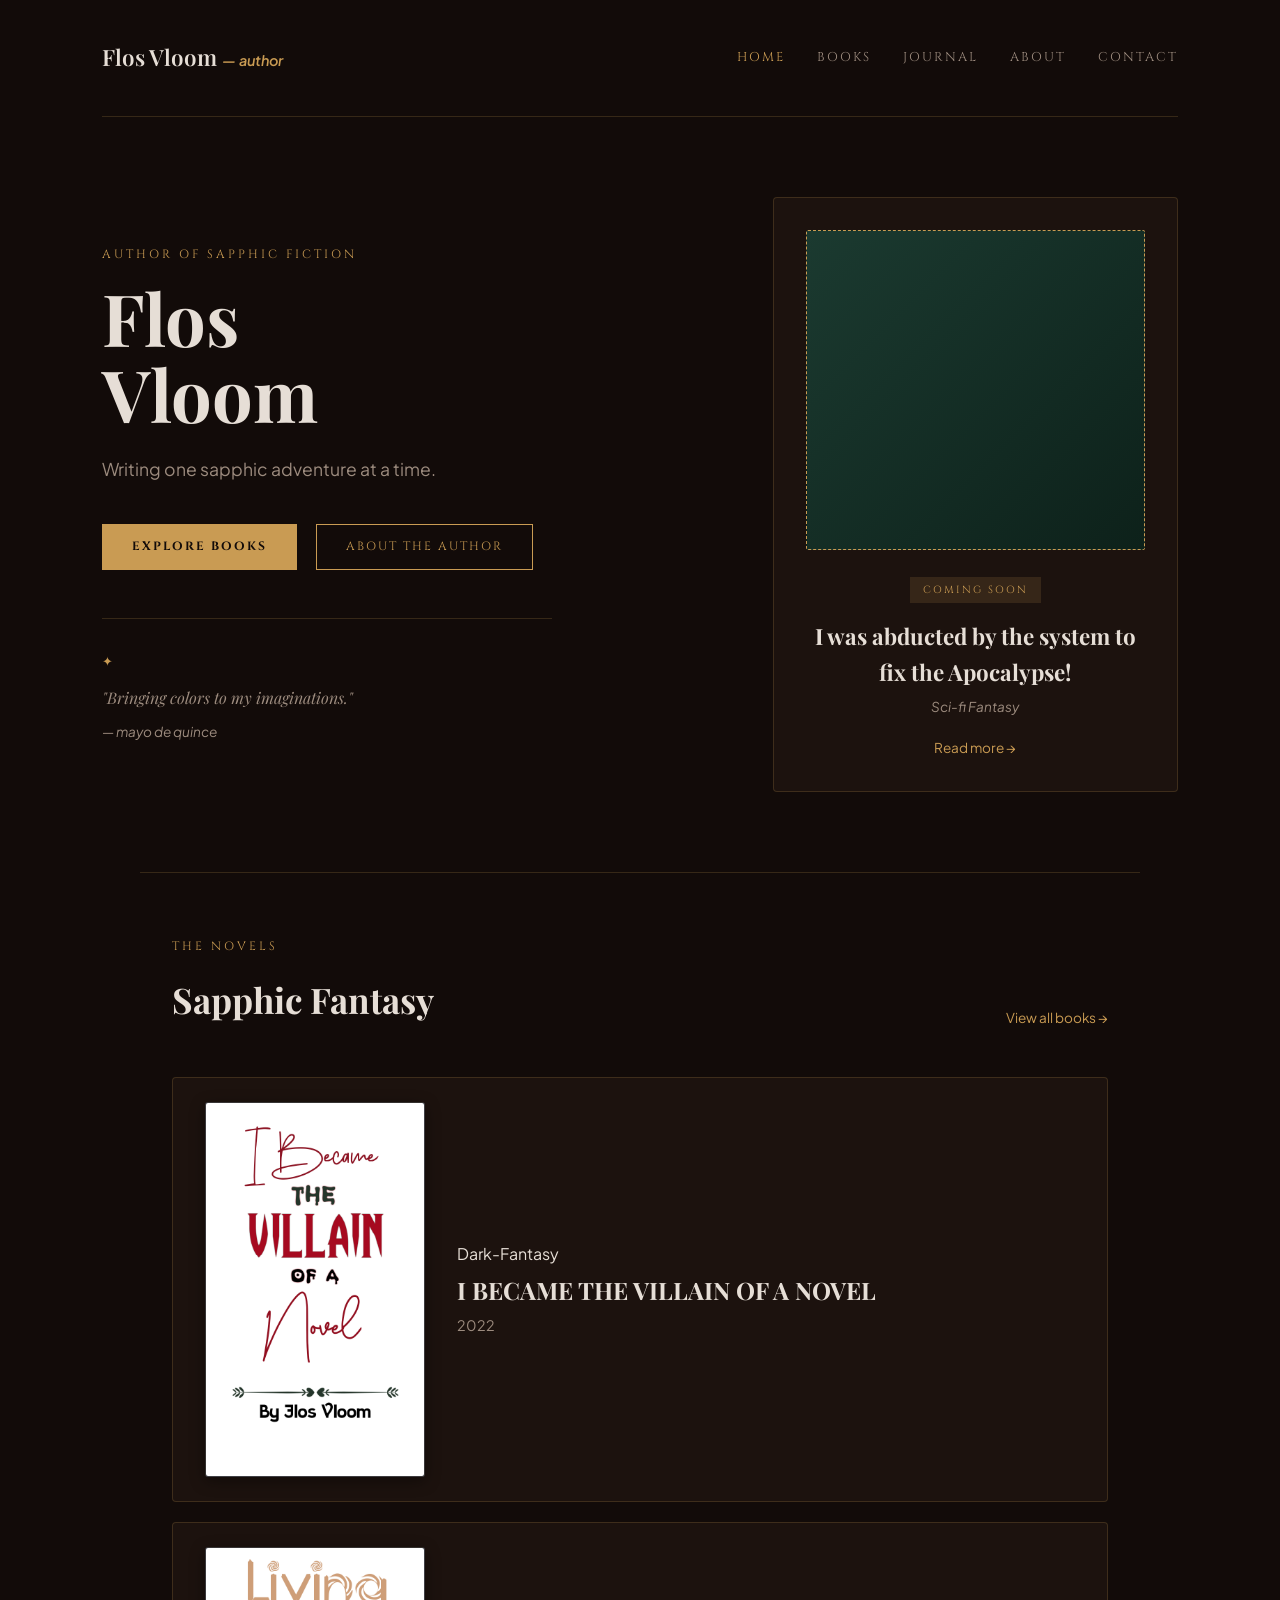
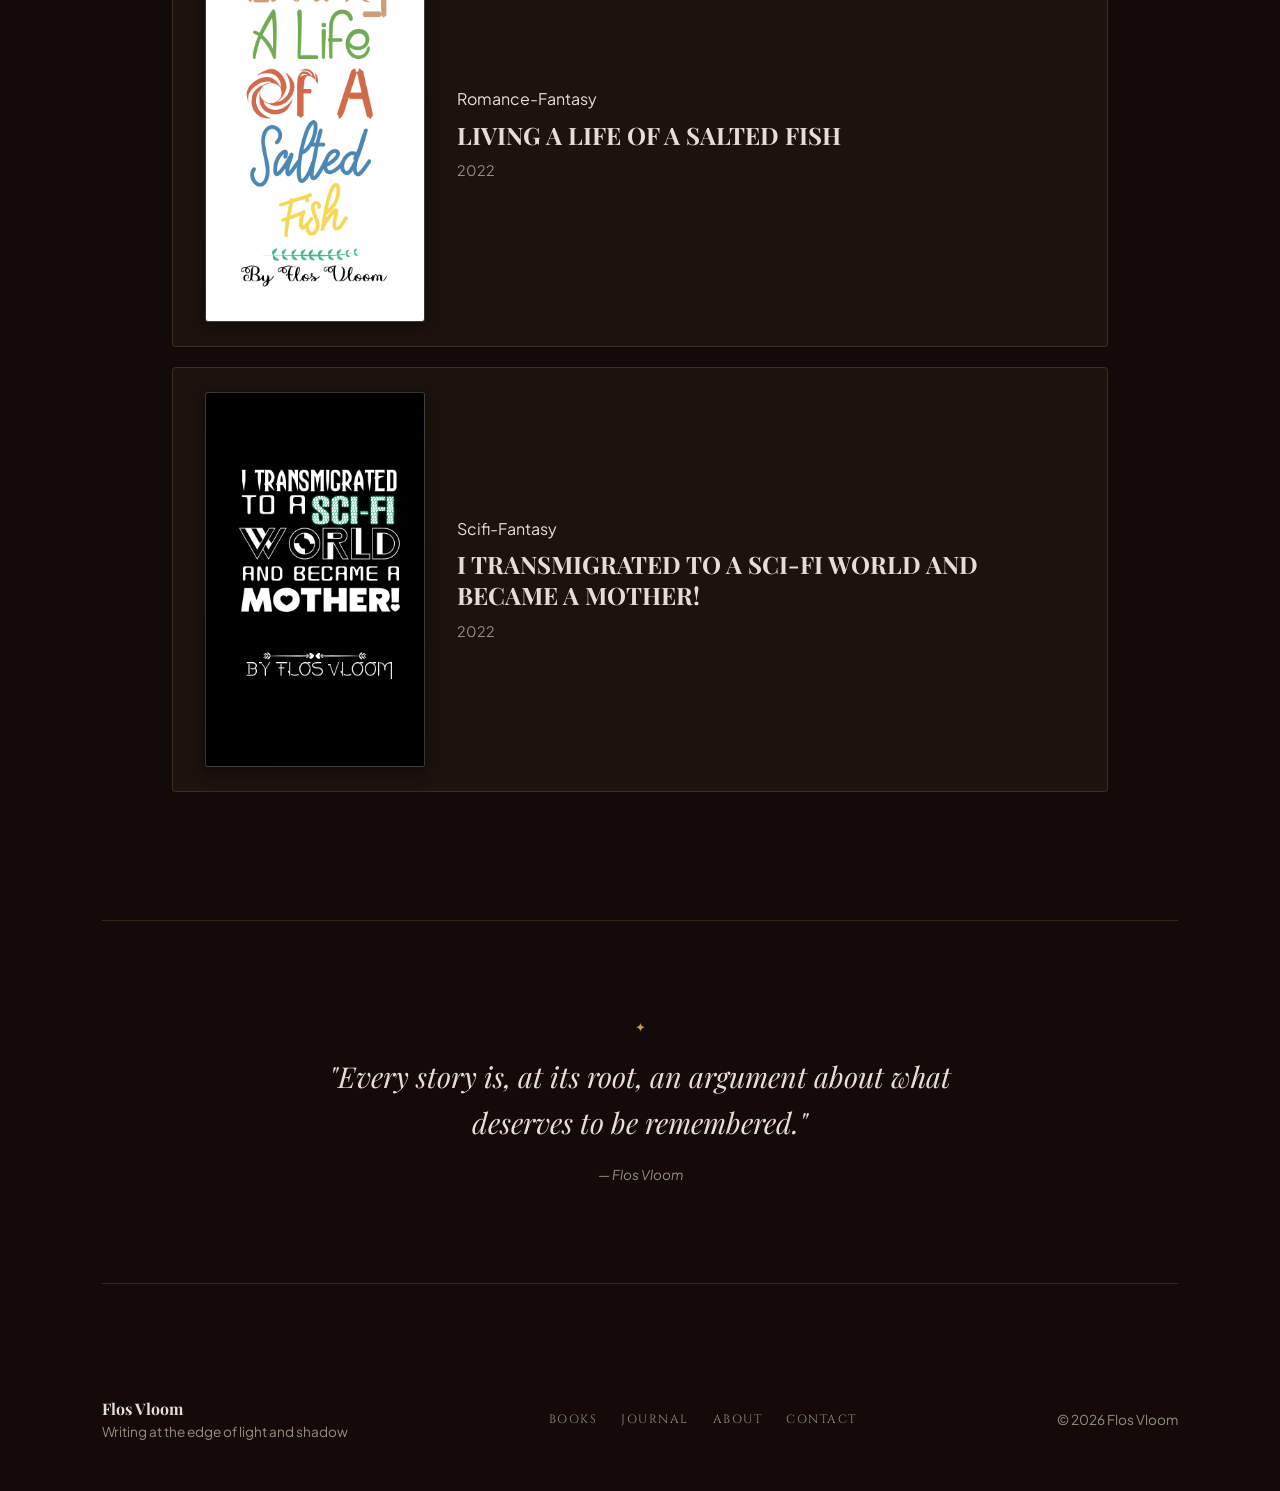
<file: index.html>
<!DOCTYPE html>
<html lang="en">
<head>
    <meta charset="UTF-8">
    <meta name="viewport" content="width=device-width, initial-scale=1.0">
    <meta name="google-site-verification" content="YP9sENPYuM2ccj4Q29j5LlmEBKWRij_FmOvAz_s9WOc" />
    
    <!-- Primary SEO Meta Tags -->
    <title>Flos Vloom — Sapphic Fiction & Fantasy Author</title>
    <meta name="description" content="Official website of Flos Vloom, author of I Became The Villain Of A Novel. Read fantasy, transmigration, and sci-fi romance stories online.">
    <link rel="canonical" href="https://flosvloom.vercel.app/">

    <!-- Open Graph / Facebook / Discord Previews -->
    <meta property="og:type" content="website">
    <meta property="og:url" content="https://flosvloom.vercel.app/">
    <meta property="og:title" content="Flos Vloom — Sapphic Fiction & Fantasy Author">
    <meta property="og:description" content="Writing one sapphic adventure at a time. Read fantasy, transmigration, and sci-fi romance stories online.">
    <meta property="og:image" content="https://flosvloom.vercel.app/novels/photos/bookone-cover-option2.png">

    <!-- Twitter Card -->
    <meta name="twitter:card" content="summary_large_image">
    <meta name="twitter:title" content="Flos Vloom — Author">
    <meta name="twitter:description" content="Writing one sapphic adventure at a time. Read fantasy, transmigration, and sci-fi romance stories online.">
    <meta name="twitter:image" content="https://flosvloom.vercel.app/novels/photos/bookone-cover-option2.png">

    <link rel="stylesheet" href="/style.css">
</head>
<body>

    <!-- Main Navigation Header -->
    <header class="navbar">
        <div class="logo">
            <a href="index.html">Flos Vloom <span class="subtitle">— author</span></a>
        </div>
        <nav class="nav-links">
            <a href="index.html" class="active">HOME</a>
            <a href="books.html">BOOKS</a>
            <a href="journal.html">JOURNAL</a>
            <a href="about.html">ABOUT</a>
            <a href="contact.html">CONTACT</a>
        </nav>
    </header>

    <main>
        <!-- Hero Section (Two-Column Layout) -->
        <section class="hero">
            <!-- Left Hero Content -->
            <div class="hero-text">
                <span class="eyebrow">AUTHOR OF SAPPHIC FICTION</span>
                <h1>Flos<br>Vloom</h1>
                <p class="bio-intro">
                    Writing one sapphic adventure at a time.
                </p>
                <div class="cta-buttons">
                    <a href="books.html" class="btn btn-primary">EXPLORE BOOKS</a>
                    <a href="about.html" class="btn btn-secondary">ABOUT THE AUTHOR</a>
                </div>
                
                <div class="hero-testimonial">
                    <span class="divider-icon">✦</span>
                    <blockquote>
                        "Bringing colors to my imaginations."
                    </blockquote>
                    <cite>— mayo de quince</cite>
                </div>
            </div>

            <!-- Right Hero Featured Item Card -->
            <div class="hero-featured">
                <div class="featured-card">
                    <div class="book-cover-placeholder"></div>
                    <span class="badge">COMING SOON</span>
                    <h3>I was abducted by the system to fix the Apocalypse!</h3>
                    <span class="category">Sci-fi Fantasy</span>
                    <a href="books.html" class="read-more">Read more &rarr;</a>
                </div>
            </div>
        </section>

        <!-- Featured Works Grid Section -->
        <section class="works-section" id="books">
            <div class="section-header">
                <div class="header-titles">
                    <span class="eyebrow">THE NOVELS</span>
                    <h2>Sapphic Fantasy</h2>
                </div>
                <a href="books.html" class="view-all">View all books &rarr;</a>
            </div>

            <div class="works-grid">
                <!-- Book Card 1 -->
                <article class="work-card">
                    <div class="card-thumb">
                        <img src="/novels/photos/bookone-cover-option2.png" alt="I BECAME THE VILLAIN OF A NOVEL Cover">
                    </div>
                    <div class="card-details">
                        <span class="genre">Dark-Fantasy</span>
                        <h4><a href="/novels/i-became-the-villain-of-a-novel/book-index.html">I BECAME THE VILLAIN OF A NOVEL</a></h4>
                        <span class="year">2022</span>
                    </div>
                </article>

                <!-- Book Card 2 -->
                <article class="work-card">
                    <div class="card-thumb">
                        <img src="/novels/photos/booktwo-cover.png" alt="LIVING A LIFE OF A SALTED FISH Cover">
                    </div>
                    <div class="card-details">
                        <span class="genre">Romance-Fantasy</span>
                        <h4><a href="books.html">LIVING A LIFE OF A SALTED FISH</a></h4>
                        <span class="year">2022</span>
                    </div>
                </article>

                <!-- Book Card 3 -->
                <article class="work-card">
                    <div class="card-thumb">
                        <img src="/novels/photos/bookthree-cover.png" alt="I TRANSMIGRATED TO A SCI-FI WORLD AND BECAME A MOTHER Cover">
                    </div>
                    <div class="card-details">
                        <span class="genre">Scifi-Fantasy</span>
                        <h4><a href="books.html">I TRANSMIGRATED TO A SCI-FI WORLD AND BECAME A MOTHER!</a></h4>
                        <span class="year">2022</span>
                    </div>
                </article>
            </div>
        </section>

        <!-- Full-Width Centered Quote Banner -->
        <section class="quote-banner">
            <span class="divider-icon">✦</span>
            <blockquote>
                "Every story is, at its root, an argument about what deserves to be remembered."
            </blockquote>
            <cite>— Flos Vloom</cite>
        </section>
    </main>

    <!-- Footer -->
    <footer class="site-footer">
        <div class="footer-brand">
            <h3>Flos Vloom</h3>
            <p>Writing at the edge of light and shadow</p>
        </div>
        <nav class="footer-nav">
            <a href="books.html">BOOKS</a>
            <a href="journal.html">JOURNAL</a>
            <a href="about.html">ABOUT</a>
            <a href="contact.html">CONTACT</a>
        </nav>
        <div class="footer-copyright">
            <p>&copy; 2026 Flos Vloom</p>
        </div>
    </footer>

</body>
</html>
</file>
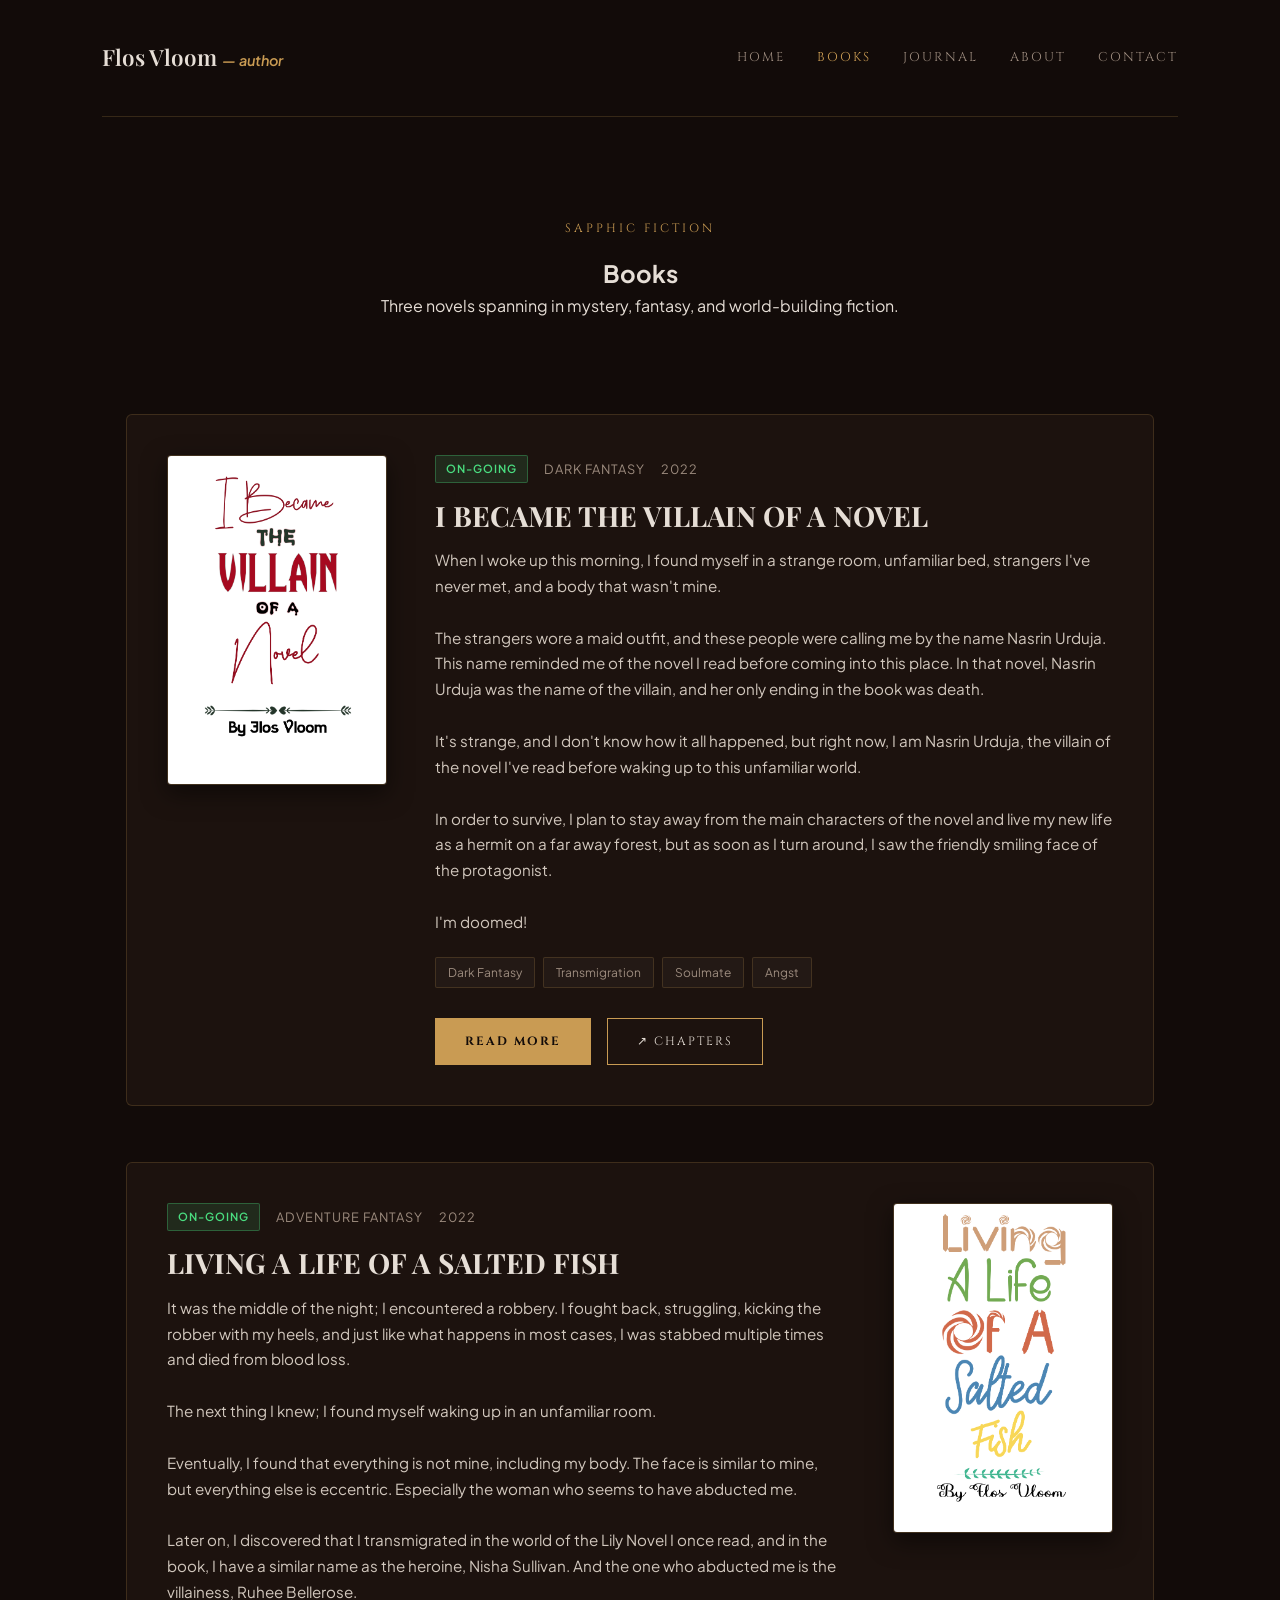
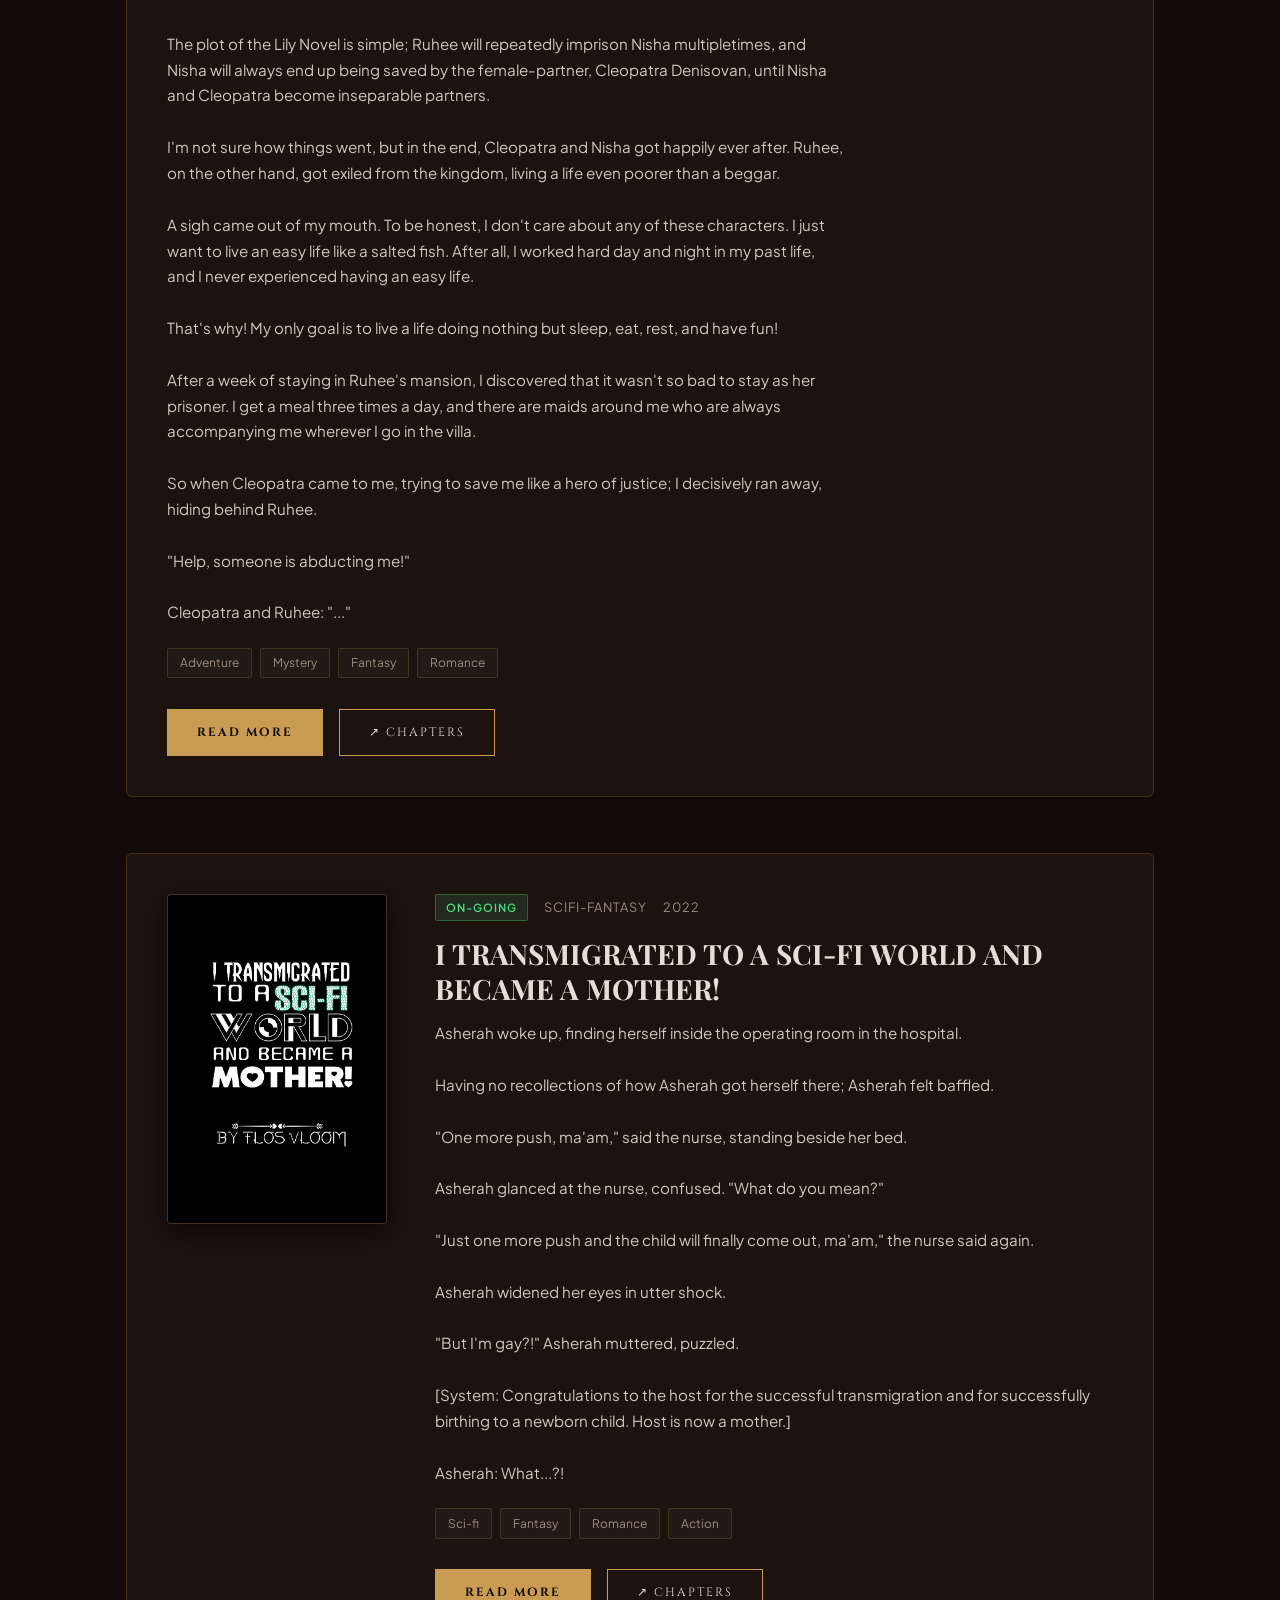
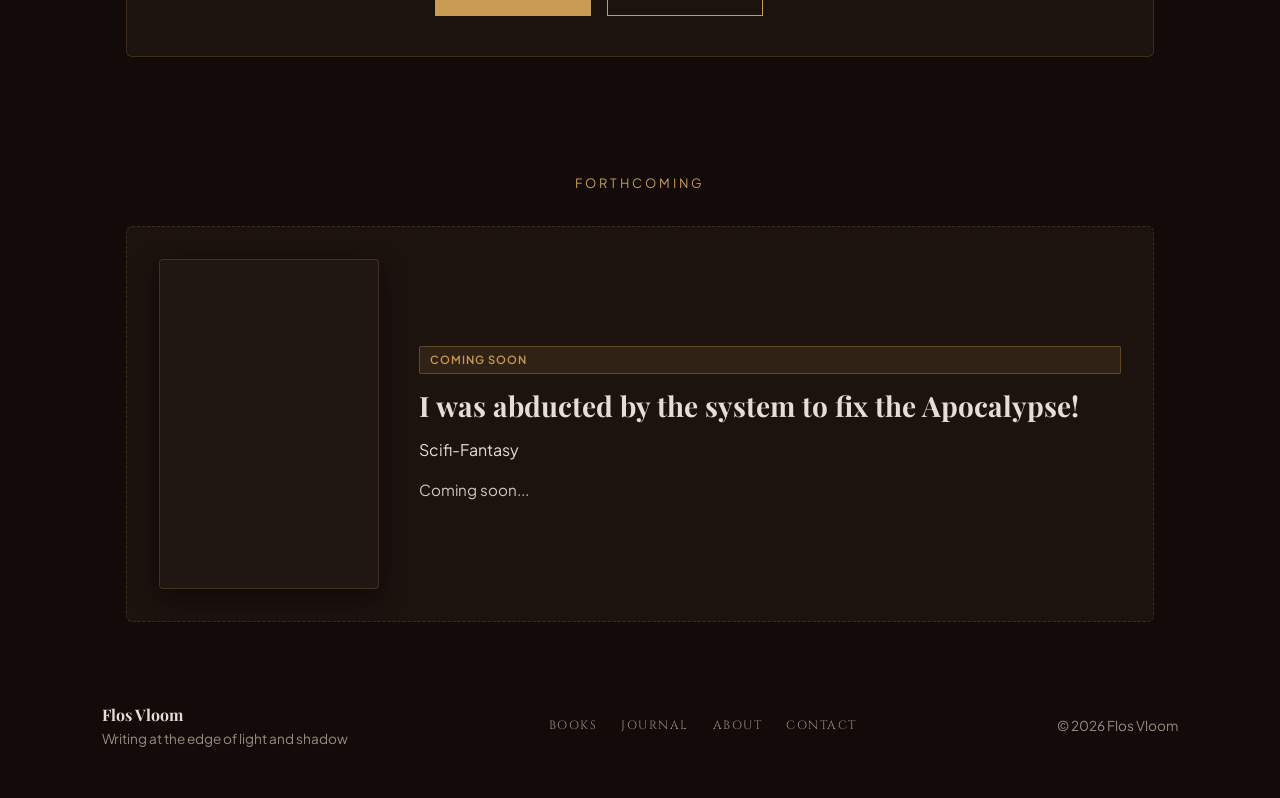
<file: books.html>
<!DOCTYPE html>
<html lang="en">
<head>
    <meta charset="UTF-8">
    <meta name="viewport" content="width=device-width, initial-scale=1.0">
    <title>Books — Flos Vloom</title>
    <meta name="description" content="Explore original sapphic fantasy, transmigration, and sci-fi romance novels by Flos Vloom.">
    <link rel="canonical" href="https://flosvloom.vercel.app/books.html">
    <meta property="og:title" content="Books & Novels — Flos Vloom">
    <meta property="og:description" content="Explore original sapphic fantasy, transmigration, and sci-fi romance novels by Flos Vloom.">
    <link rel="stylesheet" href="/style.css">
</head>
<body>

    <!-- Main Navigation -->
    <header class="navbar">
        <div class="logo">
            <a href="index.html">Flos Vloom <span class="subtitle">— author</span></a>
        </div>
        <nav class="nav-links">
            <a href="index.html">HOME</a>
            <a href="books.html" class="active">BOOKS</a>
            <a href="journal.html">JOURNAL</a>
            <a href="about.html">ABOUT</a>
            <a href="contact.html">CONTACT</a>
        </nav>
    </header>

    <main>
        <!-- Page Title Header -->
        <section class="page-header">
            <br><br><br><br><span class="eyebrow">SAPPHIC FICTION</span>
            <h1>Books</h1>
            <p class="page-intro">
                Three novels spanning in mystery, fantasy, and world-building fiction. 
            </p>
        </section>

        <!-- Main Book Showcase (Alternating Layout) -->
        <section class="books-showcase">
            
            <!-- Book 1: Left Cover, Right Info -->
            <article class="book-item">
                <div class="book-cover blue-cover">
                    <!-- <img src="assets/daughters-of-the-fog.jpg" alt="Daughters of the Fog Cover"> -->
                     <img src="/novels/photos/bookone-cover-option2.png" alt="I BECAME THE VILLAIN OF A NOVEL Cover">
                </div>
                <div class="book-details">
                    <div class="book-meta-top">
                        <span class="badge-status available">ON-GOING</span>
                        <span class="book-genre">Dark Fantasy</span>
                        <span class="book-year">2022</span>
                    </div>
                    <h2>I BECAME THE VILLAIN OF A NOVEL</h2>
                    <p class="book-synopsis">
                        When I woke up this morning, I found myself in a strange room, unfamiliar bed, strangers I've never met, 
                        and a body that wasn't mine. 
                        <br><br>
                        The strangers wore a maid outfit, and these people were calling me by the name Nasrin Urduja. 
                        This name reminded me of the novel I read before coming into this place. 
                        In that novel, Nasrin Urduja was the name of the villain, and her only ending in the book was death. 
                        <br><br>
                        It's strange, and I don't know how it all happened, but right now, I am Nasrin Urduja, 
                        the villain of the novel I've read before waking up to this unfamiliar world.
                        <br><br>
                        In order to survive, I plan to stay away from the main characters of the novel 
                        and live my new life as a hermit on a far away forest, but as soon as I turn around, 
                        I saw the friendly smiling face of the protagonist.
                        <br><br>
                        I'm doomed!
                    </p>
                    <div class="book-tags">
                        <span class="tag">Dark Fantasy</span>
                        <span class="tag">Transmigration</span>
                        <span class="tag">Soulmate</span>
                        <span class="tag">Angst</span>
                    </div>
                    <div class="book-actions">
                        <a href="/novels/i-became-the-villain-of-a-novel/chapters/prologue.html" class="btn btn-primary">READ MORE</a>
                        <a href="/novels/i-became-the-villain-of-a-novel/book-index.html" class="btn btn-outline">↗ CHAPTERS</a>
                    </div>
                </div>
            </article>

            <!-- Book 2: Right Cover, Left Info (Reversed Layout) -->
            <article class="book-item reverse">
                <div class="book-cover crimson-cover">
                    <!-- <img src="assets/crimson-meridian.jpg" alt="The Crimson Meridian Cover"> -->
                     <img src="/novels/photos/booktwo-cover.png" alt="LIVING A LIFE OF A SALTED FISH Cover">
                </div>
                <div class="book-details">
                    <div class="book-meta-top">
                        <span class="badge-status available">ON-GOING</span>
                        <span class="book-genre">Adventure Fantasy</span>
                        <span class="book-year">2022</span>
                    </div>
                    <h2>LIVING A LIFE OF A SALTED FISH</h2>
                    <p class="book-synopsis">
                        It was the middle of the night; I encountered a robbery. I fought back, struggling, 
                        kicking the robber with my heels, and just like what happens in most cases, 
                        I was stabbed multiple times and died from blood loss. 
                        <br><br>
                        The next thing I knew; I found myself waking up in an unfamiliar room. 
                        <br><br>
                        Eventually, I found that everything is not mine, including my body. 
                        The face is similar to mine, but everything else is eccentric. 
                        Especially the woman who seems to have abducted me.
                        <br><br>
                        Later on, I discovered that I transmigrated in the world of the Lily Novel I once read, 
                        and in the book, I have a similar name as the heroine, Nisha Sullivan. 
                        And the one who abducted me is the villainess, Ruhee Bellerose.
                        <br><br>
                        The plot of the Lily Novel is simple; Ruhee will repeatedly imprison Nisha multipletimes, 
                        and Nisha will always end up being saved by the female-partner, Cleopatra Denisovan, until Nisha 
                        and Cleopatra become inseparable partners.
                        <br><br>
                        I'm not sure how things went, but in the end, Cleopatra and Nisha got happily ever after. Ruhee, 
                        on the other hand, got exiled from the kingdom, living a life even poorer than a beggar. 
                        <br><br>
                        A sigh came out of my mouth. To be honest, I don't care about any of these characters. 
                        I just want to live an easy life like a salted fish. After all, I worked hard day and night in my past life, 
                        and I never experienced having an easy life. 
                        <br><br>
                        That's why! My only goal is to live a life doing nothing but sleep, eat, rest, and have fun!
                        <br><br>
                        After a week of staying in Ruhee's mansion, I discovered that it wasn't so bad to stay as her prisoner. 
                        I get a meal three times a day, and there are maids around me who are always accompanying me 
                        wherever I go in the villa.
                        <br><br>
                        So when Cleopatra came to me, trying to save me like a hero of justice; 
                        I decisively ran away, hiding behind Ruhee. 
                        <br><br>
                        "Help, someone is abducting me!"
                        <br><br>
                        Cleopatra and Ruhee: "..."
                    </p>
                    <div class="book-tags">
                        <span class="tag">Adventure</span>
                        <span class="tag">Mystery</span>
                        <span class="tag">Fantasy</span>
                        <span class="tag">Romance</span>
                    </div>
                    <div class="book-actions">
                        <a href="#" class="btn btn-primary">READ MORE</a>
                        <a href="#" class="btn btn-outline">↗ CHAPTERS</a>
                    </div>
                </div>
            </article>

            <!-- Book 3: Left Cover, Right Info -->
            <article class="book-item">
                <div class="book-cover dark-purple-cover">
                    <!-- <img src="assets/last-cartographer.jpg" alt="The Last Cartographer Cover"> -->
                     <img src="/novels/photos/bookthree-cover.png" alt="I TRANSMIGRATED TO A SCI-FI WORLD AND BECAME A MOTHER Cover">
                </div>
                <div class="book-details">
                    <div class="book-meta-top">
                        <span class="badge-status available">ON-GOING</span>
                        <span class="book-genre">Scifi-Fantasy</span>
                        <span class="book-year">2022</span>
                    </div>
                    <h2>I TRANSMIGRATED TO A SCI-FI WORLD AND BECAME A MOTHER!</h2>
                    <p class="book-synopsis">
                        Asherah woke up, finding herself inside the operating room in the hospital.
                        <br><br>
                        Having no recollections of how Asherah got herself there; Asherah felt baffled.
                        <br><br>
                        "One more push, ma'am," said the nurse, standing beside her bed.
                        <br><br>
                        Asherah glanced at the nurse, confused. "What do you mean?"
                        <br><br>
                        "Just one more push and the child will finally come out, ma'am," the nurse said again.
                        <br><br>
                        Asherah widened her eyes in utter shock.
                        <br><br>
                        "But I'm gay?!" Asherah muttered, puzzled.
                        <br><br>
                        [System: Congratulations to the host for the successful transmigration and for successfully birthing to 
                        a newborn child. Host is now a mother.]
                        <br><br>
                        Asherah: What...?!
                    </p>
                    <div class="book-tags">
                        <span class="tag">Sci-fi</span>
                        <span class="tag">Fantasy</span>
                        <span class="tag">Romance</span>
                        <span class="tag">Action</span>
                    </div>
                    <div class="book-actions">
                        <a href="#" class="btn btn-primary">READ MORE</a>
                        <a href="#" class="btn btn-outline">↗ CHAPTERS</a>
                    </div>
                </div>
            </article>

        </section>

        <!-- Forthcoming Section -->
        <section class="forthcoming-section">
            <div class="section-divider-title">
                <span>FORTHCOMING</span>
            </div>

            <div class="forthcoming-card">
                <div class="book-cover green-cover">
                    <!-- <img src="assets/where-the-salt-remembers.jpg" alt="Where the Salt Remembers Cover"> -->
                </div>
                <div class="book-details">
                    <span class="badge-status coming-soon">Coming Soon</span>
                    <h2>I was abducted by the system to fix the Apocalypse!</h2>
                    <span class="forthcoming-meta">Scifi-Fantasy</span>
                    <p class="book-synopsis">
                        Coming soon...
                    </p>
                </div>
            </div>
        </section>
    </main>

    <!-- Site Footer -->
    <footer class="site-footer">
        <div class="footer-brand">
            <h3>Flos Vloom</h3>
            <p>Writing at the edge of light and shadow</p>
        </div>
        <nav class="footer-nav">
            <a href="books.html">BOOKS</a>
            <a href="journal.html">JOURNAL</a>
            <a href="about.html">ABOUT</a>
            <a href="contact.html">CONTACT</a>
        </nav>
        <div class="footer-copyright">
            <p>&copy; 2026 Flos Vloom</p>
        </div>
    </footer>

</body>
</html>
</file>
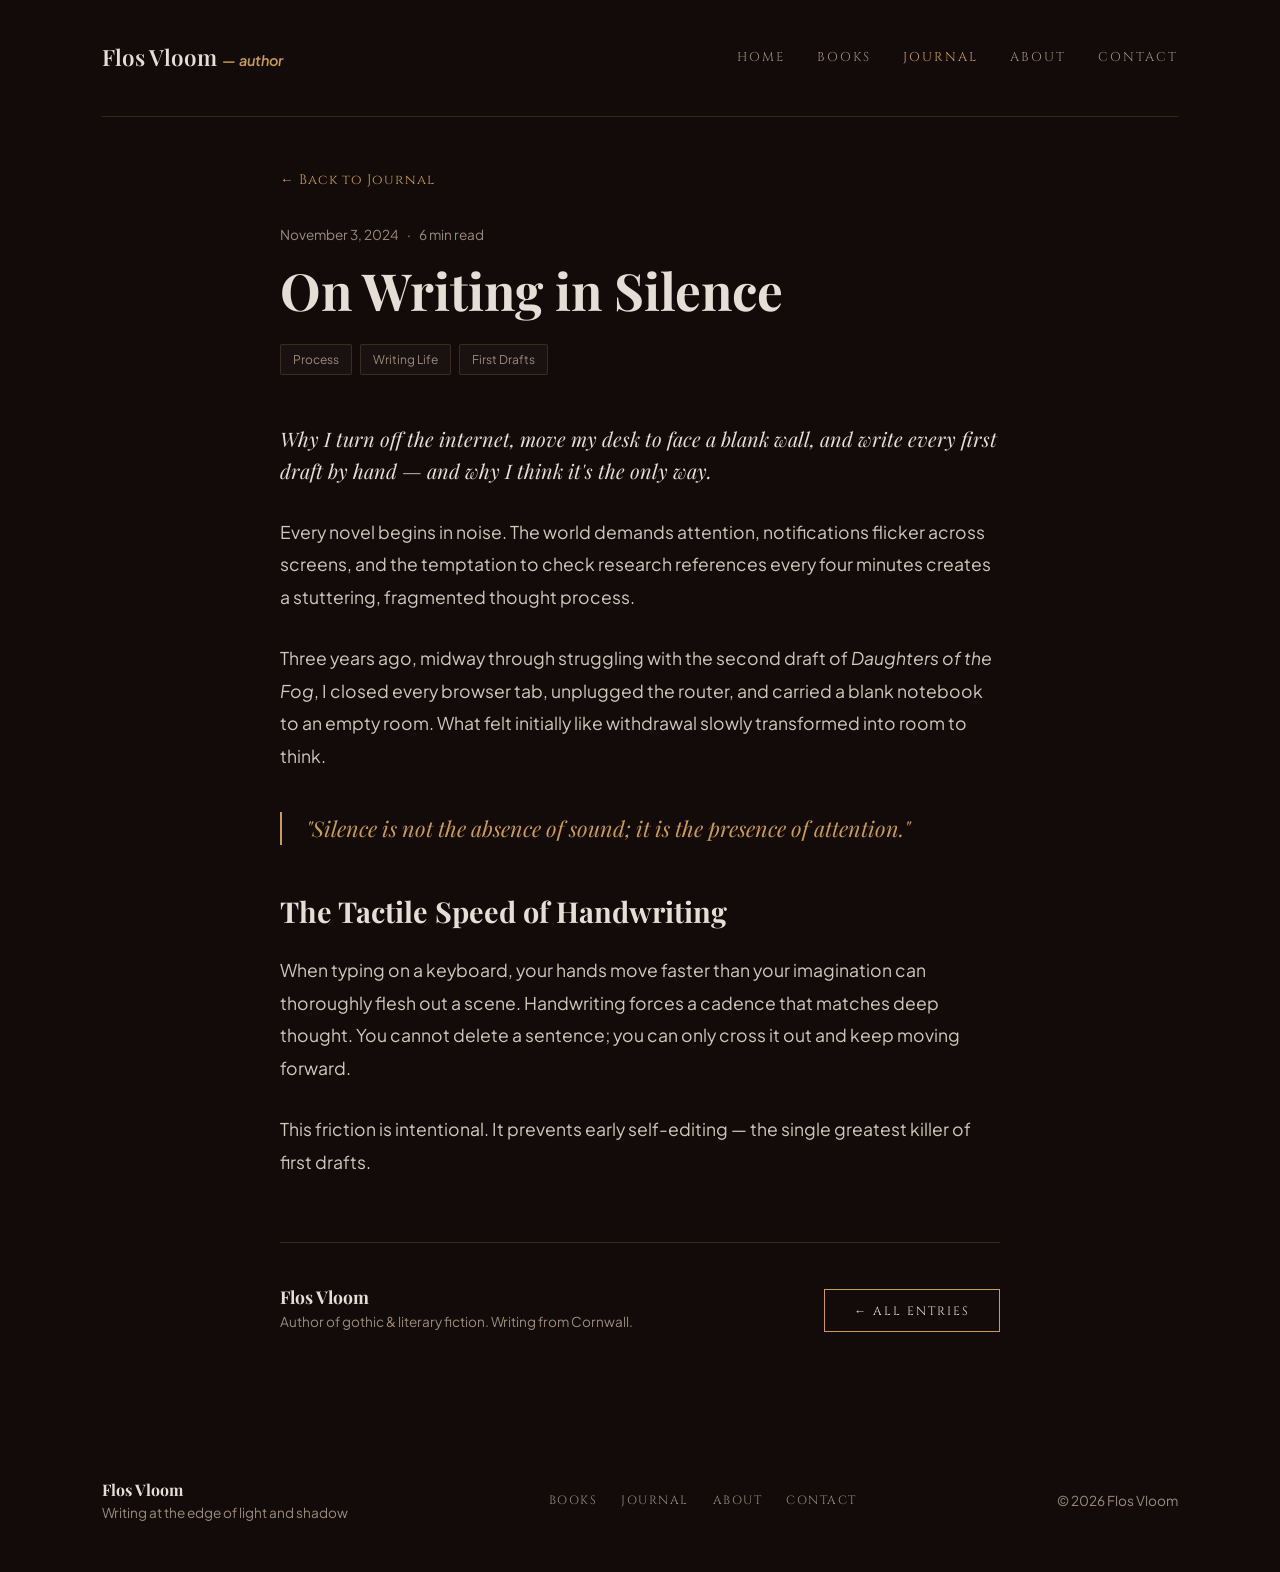
<file: journal-post.html>
<!DOCTYPE html>
<html lang="en">
<head>
    <meta charset="UTF-8">
    <meta name="viewport" content="width=device-width, initial-scale=1.0">
    <title>On Writing in Silence — Flos Vloom</title>
    <link rel="stylesheet" href="style.css">
</head>
<body>

    <!-- Navigation Header -->
    <header class="navbar">
        <div class="logo">
            <a href="index.html">Flos Vloom <span class="subtitle">— author</span></a>
        </div>
        <nav class="nav-links">
            <a href="index.html">HOME</a>
            <a href="books.html">BOOKS</a>
            <a href="journal.html" class="active">JOURNAL</a>
            <a href="about.html">ABOUT</a>
            <a href="contact.html">CONTACT</a>
        </nav>
    </header>

    <main>
        <article class="article-container">
            <!-- Article Header -->
            <header class="article-header">
                <a href="journal.html" class="back-link">&larr; Back to Journal</a>
                
                <div class="article-meta">
                    <span class="article-date">November 3, 2024</span>
                    <span class="meta-dot">·</span>
                    <span class="reading-time">6 min read</span>
                </div>

                <h1 class="article-title">On Writing in Silence</h1>

                <div class="book-tags">
                    <span class="tag">Process</span>
                    <span class="tag">Writing Life</span>
                    <span class="tag">First Drafts</span>
                </div>
            </header>

            <!-- Article Content -->
            <div class="article-body">
                <p class="lead-paragraph">
                    Why I turn off the internet, move my desk to face a blank wall, and write every first draft by hand — and why I think it's the only way.
                </p>

                <p>
                    Every novel begins in noise. The world demands attention, notifications flicker across screens, and the temptation to check research references every four minutes creates a stuttering, fragmented thought process.
                </p>

                <p>
                    Three years ago, midway through struggling with the second draft of <em>Daughters of the Fog</em>, I closed every browser tab, unplugged the router, and carried a blank notebook to an empty room. What felt initially like withdrawal slowly transformed into room to think.
                </p>

                <blockquote class="article-quote">
                    "Silence is not the absence of sound; it is the presence of attention."
                </blockquote>

                <h3>The Tactile Speed of Handwriting</h3>
                <p>
                    When typing on a keyboard, your hands move faster than your imagination can thoroughly flesh out a scene. Handwriting forces a cadence that matches deep thought. You cannot delete a sentence; you can only cross it out and keep moving forward.
                </p>

                <p>
                    This friction is intentional. It prevents early self-editing — the single greatest killer of first drafts.
                </p>
            </div>

            <!-- Article Footer / Navigation -->
            <footer class="article-footer">
                <div class="author-card">
                    <h4>Flos Vloom</h4>
                    <p>Author of gothic & literary fiction. Writing from Cornwall.</p>
                </div>
                <div class="post-nav">
                    <a href="journal.html" class="btn btn-outline">&larr; ALL ENTRIES</a>
                </div>
            </footer>
        </article>
    </main>

    <!-- Site Footer -->
    <footer class="site-footer">
        <div class="footer-brand">
            <h3>Flos Vloom</h3>
            <p>Writing at the edge of light and shadow</p>
        </div>
        <nav class="footer-nav">
            <a href="books.html">BOOKS</a>
            <a href="journal.html">JOURNAL</a>
            <a href="about.html">ABOUT</a>
            <a href="contact.html">CONTACT</a>
        </nav>
        <div class="footer-copyright">
            <p>&copy; 2026 Flos Vloom</p>
        </div>
    </footer>

</body>
</html>
</file>
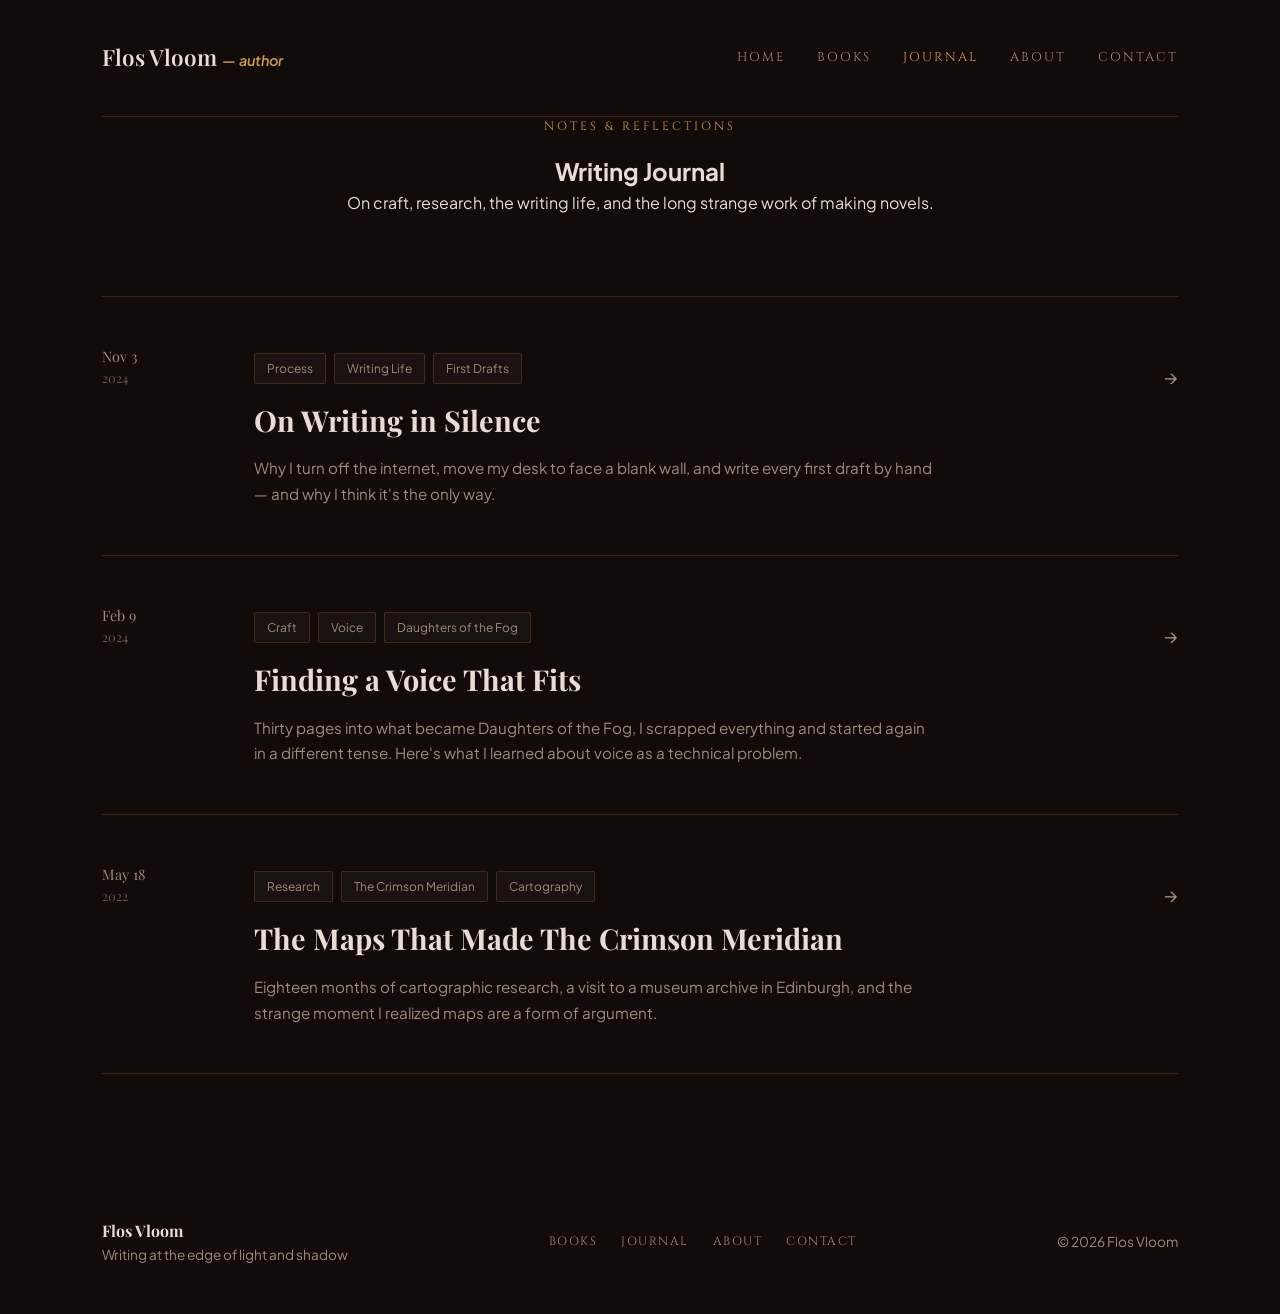
<file: journal.html>
<!DOCTYPE html>
<html lang="en">
<head>
    <meta charset="UTF-8">
    <meta name="viewport" content="width=device-width, initial-scale=1.0">
    <title>Writing Journal — Flos Vloom</title>
    <link rel="stylesheet" href="style.css">
</head>
<body>

    <!-- Main Navigation Header -->
    <header class="navbar">
        <div class="logo">
            <a href="index.html">Flos Vloom <span class="subtitle">— author</span></a>
        </div>
        <nav class="nav-links">
            <a href="index.html">HOME</a>
            <a href="books.html">BOOKS</a>
            <a href="journal.html" class="active">JOURNAL</a>
            <a href="about.html">ABOUT</a>
            <a href="contact.html">CONTACT</a>
        </nav>
    </header>

    <main>
        <!-- Page Header -->
        <section class="page-header">
            <span class="eyebrow">NOTES & REFLECTIONS</span>
            <h1>Writing Journal</h1>
            <p class="page-intro">
                On craft, research, the writing life, and the long strange work of making novels.
            </p>
        </section>

        <!-- Journal Entries Feed -->
        <section class="journal-feed">
            
            <!-- Entry 1 -->
            <article class="journal-entry">
                <div class="entry-date">
                    <span>Nov 3</span>
                    <span class="year">2024</span>
                </div>
                <div class="entry-content">
                    <div class="book-tags">
                        <span class="tag">Process</span>
                        <span class="tag">Writing Life</span>
                        <span class="tag">First Drafts</span>
                    </div>
                    <h2><a href="journal/on-writing-in-silence.html">On Writing in Silence</a></h2>
                    <p class="entry-excerpt">
                        Why I turn off the internet, move my desk to face a blank wall, and write every first draft by hand — and why I think it's the only way.
                    </p>
                </div>
                <div class="entry-arrow">
                    <a href="journal/on-writing-in-silence.html">&rarr;</a>
                </div>
            </article>

            <!-- Entry 2 -->
            <article class="journal-entry">
                <div class="entry-date">
                    <span>Feb 9</span>
                    <span class="year">2024</span>
                </div>
                <div class="entry-content">
                    <div class="book-tags">
                        <span class="tag">Craft</span>
                        <span class="tag">Voice</span>
                        <span class="tag">Daughters of the Fog</span>
                    </div>
                    <h2><a href="#">Finding a Voice That Fits</a></h2>
                    <p class="entry-excerpt">
                        Thirty pages into what became Daughters of the Fog, I scrapped everything and started again in a different tense. Here's what I learned about voice as a technical problem.
                    </p>
                </div>
                <div class="entry-arrow">
                    <a href="#">&rarr;</a>
                </div>
            </article>

            <!-- Entry 3 -->
            <article class="journal-entry">
                <div class="entry-date">
                    <span>May 18</span>
                    <span class="year">2022</span>
                </div>
                <div class="entry-content">
                    <div class="book-tags">
                        <span class="tag">Research</span>
                        <span class="tag">The Crimson Meridian</span>
                        <span class="tag">Cartography</span>
                    </div>
                    <h2><a href="#">The Maps That Made The Crimson Meridian</a></h2>
                    <p class="entry-excerpt">
                        Eighteen months of cartographic research, a visit to a museum archive in Edinburgh, and the strange moment I realized maps are a form of argument.
                    </p>
                </div>
                <div class="entry-arrow">
                    <a href="#">&rarr;</a>
                </div>
            </article>

        </section>
    </main>

    <!-- Site Footer -->
    <footer class="site-footer">
        <div class="footer-brand">
            <h3>Flos Vloom</h3>
            <p>Writing at the edge of light and shadow</p>
        </div>
        <nav class="footer-nav">
            <a href="books.html">BOOKS</a>
            <a href="journal.html">JOURNAL</a>
            <a href="about.html">ABOUT</a>
            <a href="contact.html">CONTACT</a>
        </nav>
        <div class="footer-copyright">
            <p>&copy; 2026 Flos Vloom</p>
        </div>
    </footer>

</body>
</html>
</file>
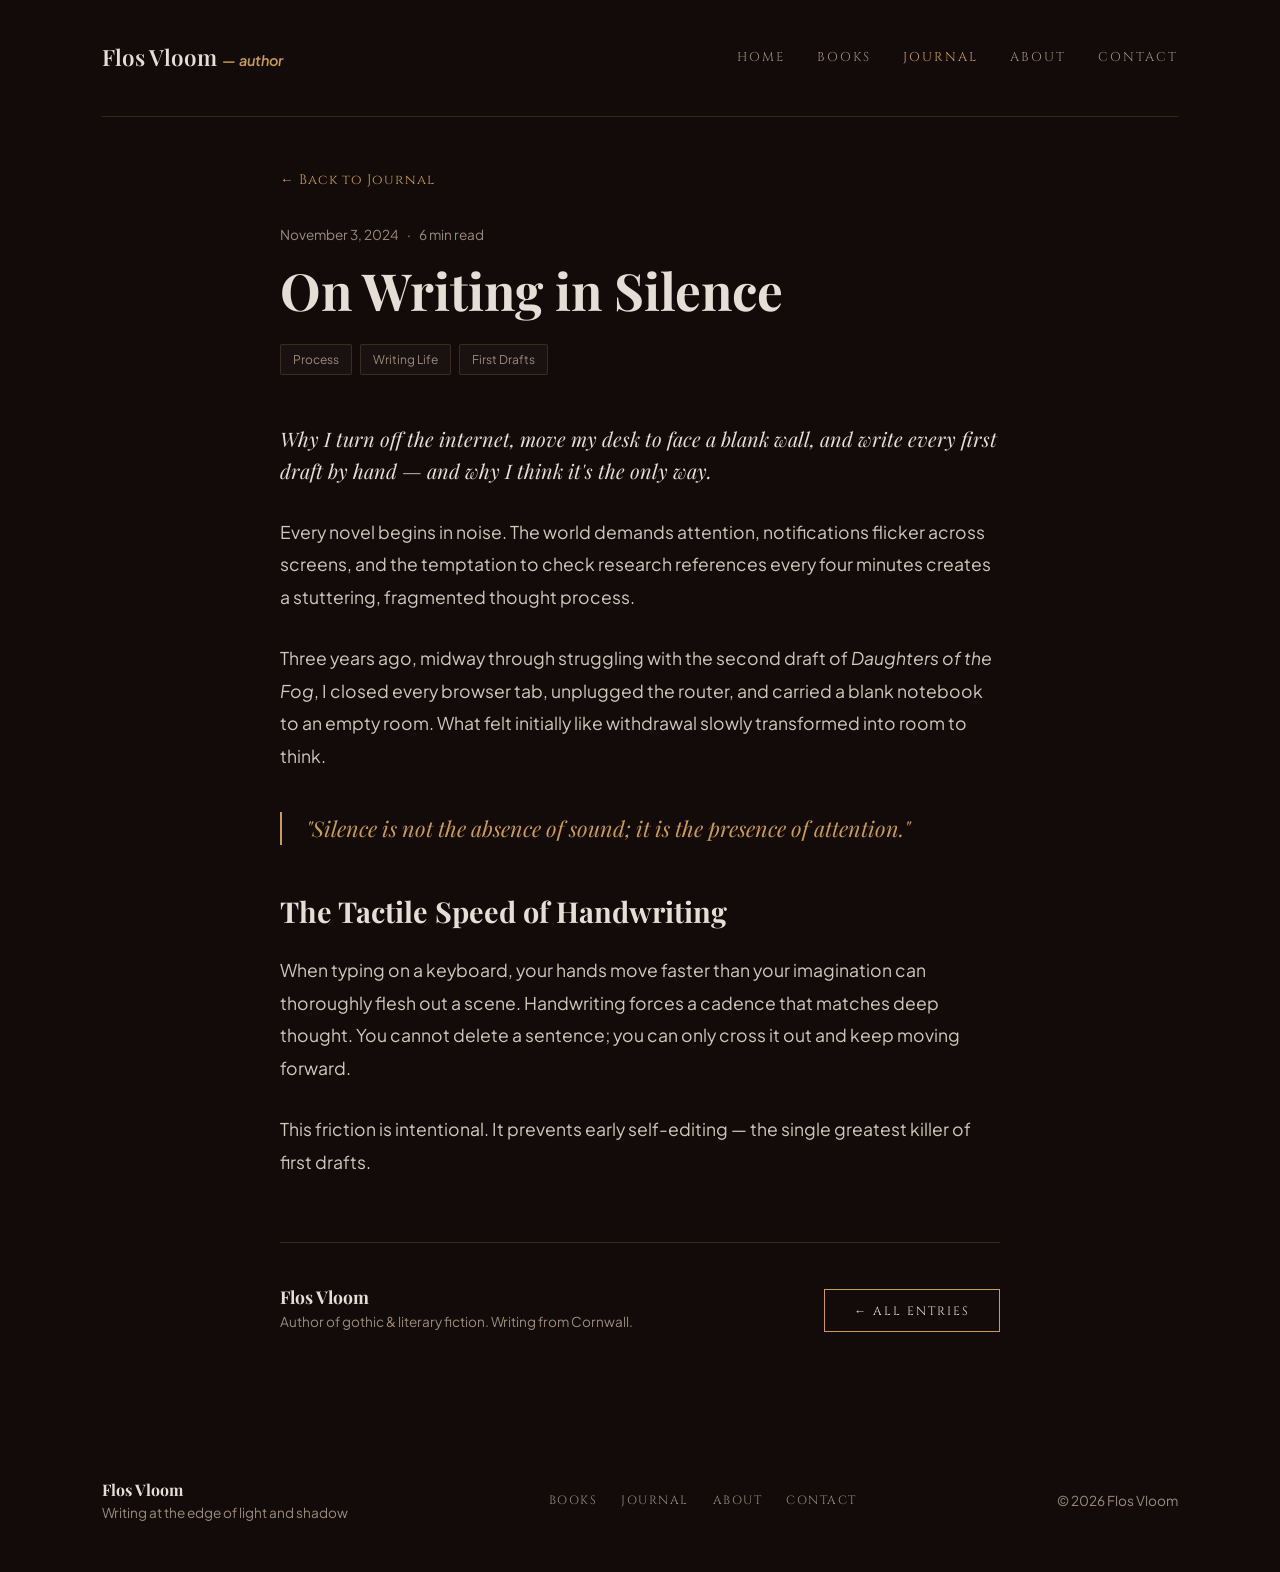
<file: journal/on-writing-in-silence.html>
<!DOCTYPE html>
<html lang="en">
<head>
    <meta charset="UTF-8">
    <meta name="viewport" content="width=device-width, initial-scale=1.0">
    <title>On Writing in Silence — Flos Vloom</title>
    <link rel="stylesheet" href="/style.css">
</head>
<body>

    <!-- Navigation Header -->
    <header class="navbar">
        <div class="logo">
            <a href="../index.html">Flos Vloom <span class="subtitle">— author</span></a>
        </div>
        <nav class="nav-links">
            <a href="../index.html">HOME</a>
            <a href="../books.html">BOOKS</a>
            <a href="../journal.html" class="active">JOURNAL</a>
            <a href="../about.html">ABOUT</a>
            <a href="../contact.html">CONTACT</a>
        </nav>
    </header>

    <main>
        <article class="article-container">
            <!-- Article Header -->
            <header class="article-header">
                <a href="../journal.html" class="back-link">&larr; Back to Journal</a>
                
                <div class="article-meta">
                    <span class="article-date">November 3, 2024</span>
                    <span class="meta-dot">·</span>
                    <span class="reading-time">6 min read</span>
                </div>

                <h1 class="article-title">On Writing in Silence</h1>

                <div class="book-tags">
                    <span class="tag">Process</span>
                    <span class="tag">Writing Life</span>
                    <span class="tag">First Drafts</span>
                </div>
            </header>

            <!-- Article Content -->
            <div class="article-body">
                <p class="lead-paragraph">
                    Why I turn off the internet, move my desk to face a blank wall, and write every first draft by hand — and why I think it's the only way.
                </p>

                <p>
                    Every novel begins in noise. The world demands attention, notifications flicker across screens, and the temptation to check research references every four minutes creates a stuttering, fragmented thought process.
                </p>

                <p>
                    Three years ago, midway through struggling with the second draft of <em>Daughters of the Fog</em>, I closed every browser tab, unplugged the router, and carried a blank notebook to an empty room. What felt initially like withdrawal slowly transformed into room to think.
                </p>

                <blockquote class="article-quote">
                    "Silence is not the absence of sound; it is the presence of attention."
                </blockquote>

                <h3>The Tactile Speed of Handwriting</h3>
                <p>
                    When typing on a keyboard, your hands move faster than your imagination can thoroughly flesh out a scene. Handwriting forces a cadence that matches deep thought. You cannot delete a sentence; you can only cross it out and keep moving forward.
                </p>

                <p>
                    This friction is intentional. It prevents early self-editing — the single greatest killer of first drafts.
                </p>
            </div>

            <!-- Article Footer / Navigation -->
            <footer class="article-footer">
                <div class="author-card">
                    <h4>Flos Vloom</h4>
                    <p>Author of gothic & literary fiction. Writing from Cornwall.</p>
                </div>
                <div class="post-nav">
                    <a href="../journal.html" class="btn btn-outline">&larr; ALL ENTRIES</a>
                </div>
            </footer>
        </article>
    </main>

    <!-- Site Footer -->
    <footer class="site-footer">
        <div class="footer-brand">
            <h3>Flos Vloom</h3>
            <p>Writing at the edge of light and shadow</p>
        </div>
        <nav class="footer-nav">
            <a href="../books.html">BOOKS</a>
            <a href="../journal.html">JOURNAL</a>
            <a href="../about.html">ABOUT</a>
            <a href="../contact.html">CONTACT</a>
        </nav>
        <div class="footer-copyright">
            <p>&copy; 2026 Flos Vloom</p>
        </div>
    </footer>

</body>
</html>
</file>
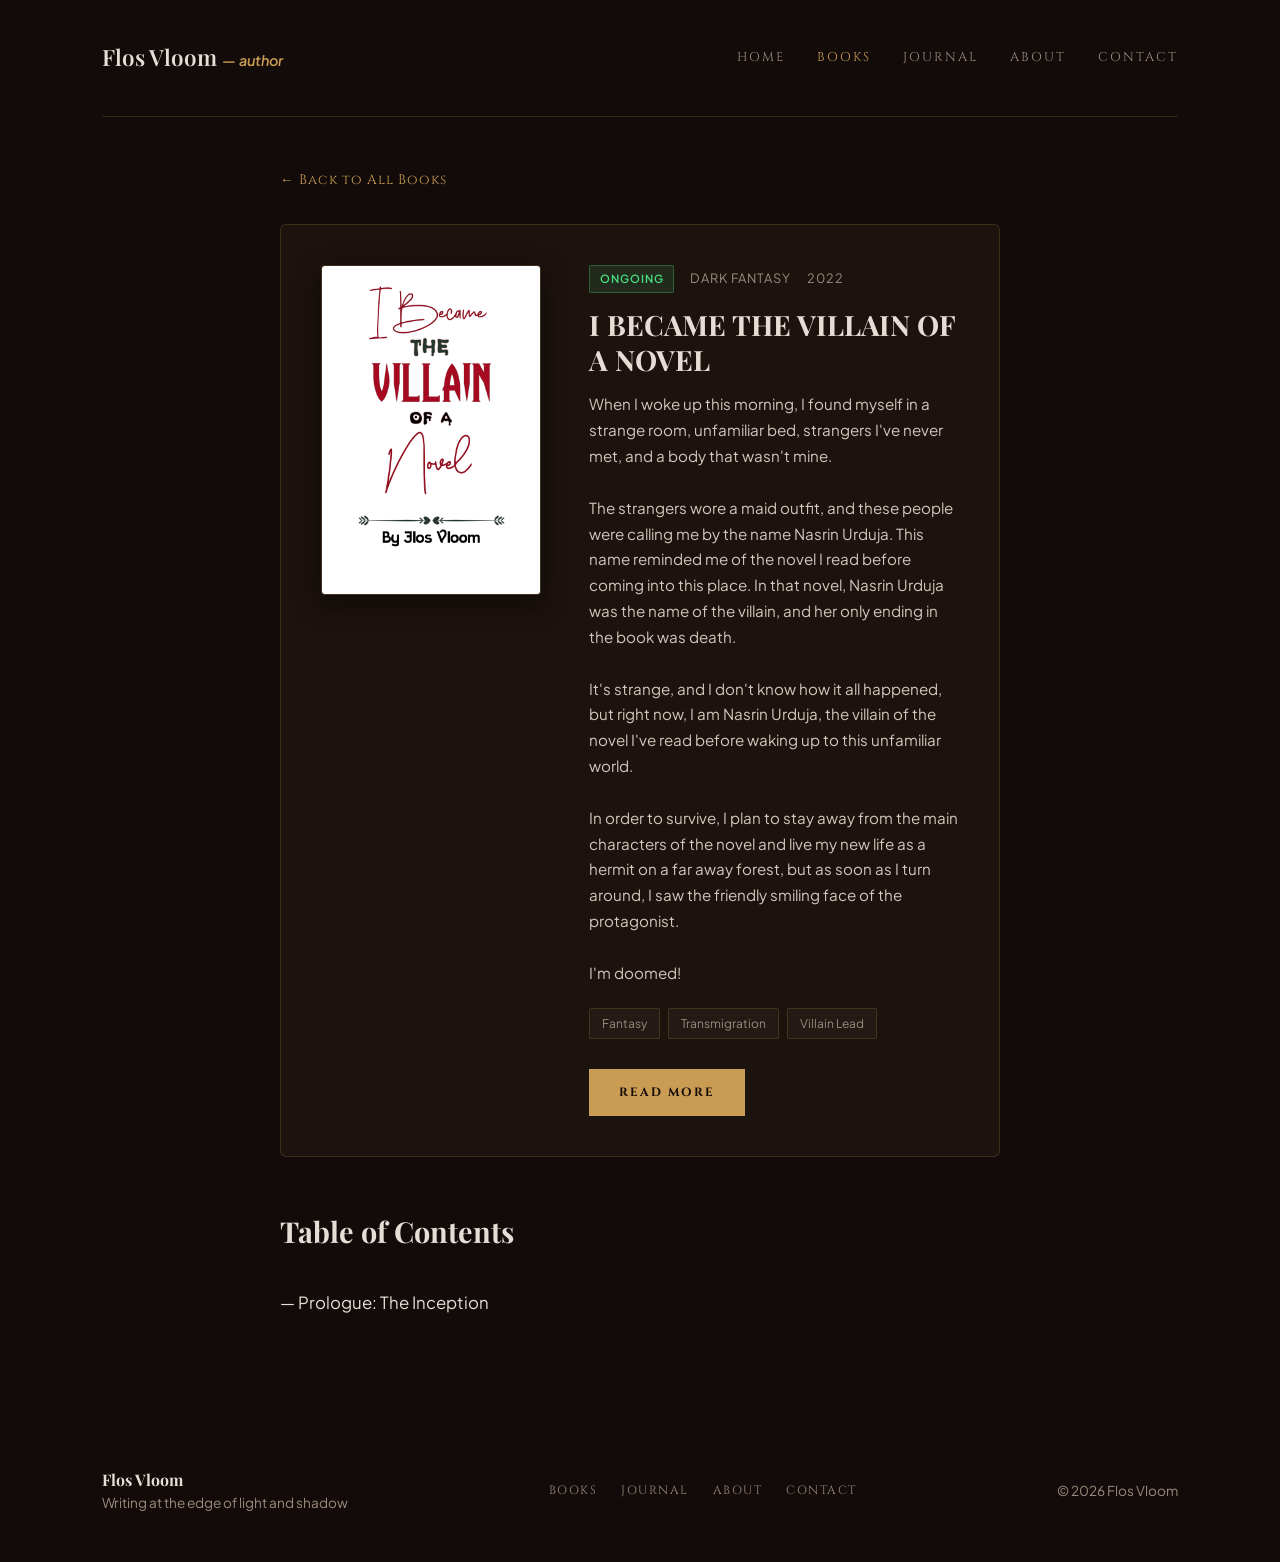
<file: novels/i-became-the-villain-of-a-novel/book-index.html>
<!DOCTYPE html>
<html lang="en">
<head>
    <meta charset="UTF-8">
    <meta name="viewport" content="width=device-width, initial-scale=1.0">
    <title>I Became The Villain Of A Novel — Flos Vloom</title>
    <link rel="stylesheet" href="/style.css">
</head>
<body>

    <!-- Header Navigation -->
    <header class="navbar">
        <div class="logo">
            <a href="/index.html">Flos Vloom <span class="subtitle">— author</span></a>
        </div>
        <nav class="nav-links">
            <a href="/index.html">HOME</a>
            <a href="/books.html" class="active">BOOKS</a>
            <a href="/journal.html">JOURNAL</a>
            <a href="/about.html">ABOUT</a>
            <a href="/contact.html">CONTACT</a>
        </nav>
    </header>

    <main>
        <article class="article-container">
            <a href="/books.html" class="back-link">&larr; Back to All Books</a>

            <!-- Novel Details -->
            <div class="book-item" style="padding: 5rem 10;">
                <div class="book-cover dark-purple-cover">
                    <!-- Book cover image placeholder -->
                     <img src="/novels/photos/bookone-cover-option2.png" alt="I BECAME THE VILLAIN OF A NOVEL Cover">
                </div>
                <div class="book-details">
                    <div class="book-meta-top">
                        <span class="badge-status available">Ongoing</span>
                        <span class="book-genre">Dark Fantasy</span>
                        <span class="book-year">2022</span>
                    </div>
                    <h2>I BECAME THE VILLAIN OF A NOVEL</h2>
                    <p class="book-synopsis">
                        When I woke up this morning, I found myself in a strange room, unfamiliar bed, strangers I've never met, 
                        and a body that wasn't mine. 
                        <br><br>
                        The strangers wore a maid outfit, and these people were calling me by the name Nasrin Urduja. 
                        This name reminded me of the novel I read before coming into this place. 
                        In that novel, Nasrin Urduja was the name of the villain, and her only ending in the book was death. 
                        <br><br>
                        It's strange, and I don't know how it all happened, but right now, I am Nasrin Urduja, 
                        the villain of the novel I've read before waking up to this unfamiliar world.
                        <br><br>
                        In order to survive, I plan to stay away from the main characters of the novel 
                        and live my new life as a hermit on a far away forest, but as soon as I turn around, 
                        I saw the friendly smiling face of the protagonist.
                        <br><br>
                        I'm doomed!
                    </p>
                    <div class="book-tags">
                        <span class="tag">Fantasy</span>
                        <span class="tag">Transmigration</span>
                        <span class="tag">Villain Lead</span>
                    </div>
                    <div class="book-actions">
                        <a href="/novels/i-became-the-villain-of-a-novel/chapters/prologue.html" class="btn btn-primary">READ MORE</a>
                    </div>
                </div>
            </div>

            <!-- Chapter Index -->
            <div class="article-body">
                <h3>Table of Contents</h3>
                <ul class="press-list" style="margin-top: 1.5rem;">
                    <li>
                        <span class="dash">—</span>
                        <a href="/novels/i-became-the-villain-of-a-novel/chapters/prologue.html">Prologue: The Inception</a>
                    </li>
                </ul>
            </div>
        </article>
    </main>

    <!-- Site Footer -->
    <footer class="site-footer">
        <div class="footer-brand">
            <h3>Flos Vloom</h3>
            <p>Writing at the edge of light and shadow</p>
        </div>
        <nav class="footer-nav">
            <a href="../books.html">BOOKS</a>
            <a href="../journal.html">JOURNAL</a>
            <a href="../about.html">ABOUT</a>
            <a href="../contact.html">CONTACT</a>
        </nav>
        <div class="footer-copyright">
            <p>&copy; 2026 Flos Vloom</p>
        </div>
    </footer>

</body>
</html>
</file>
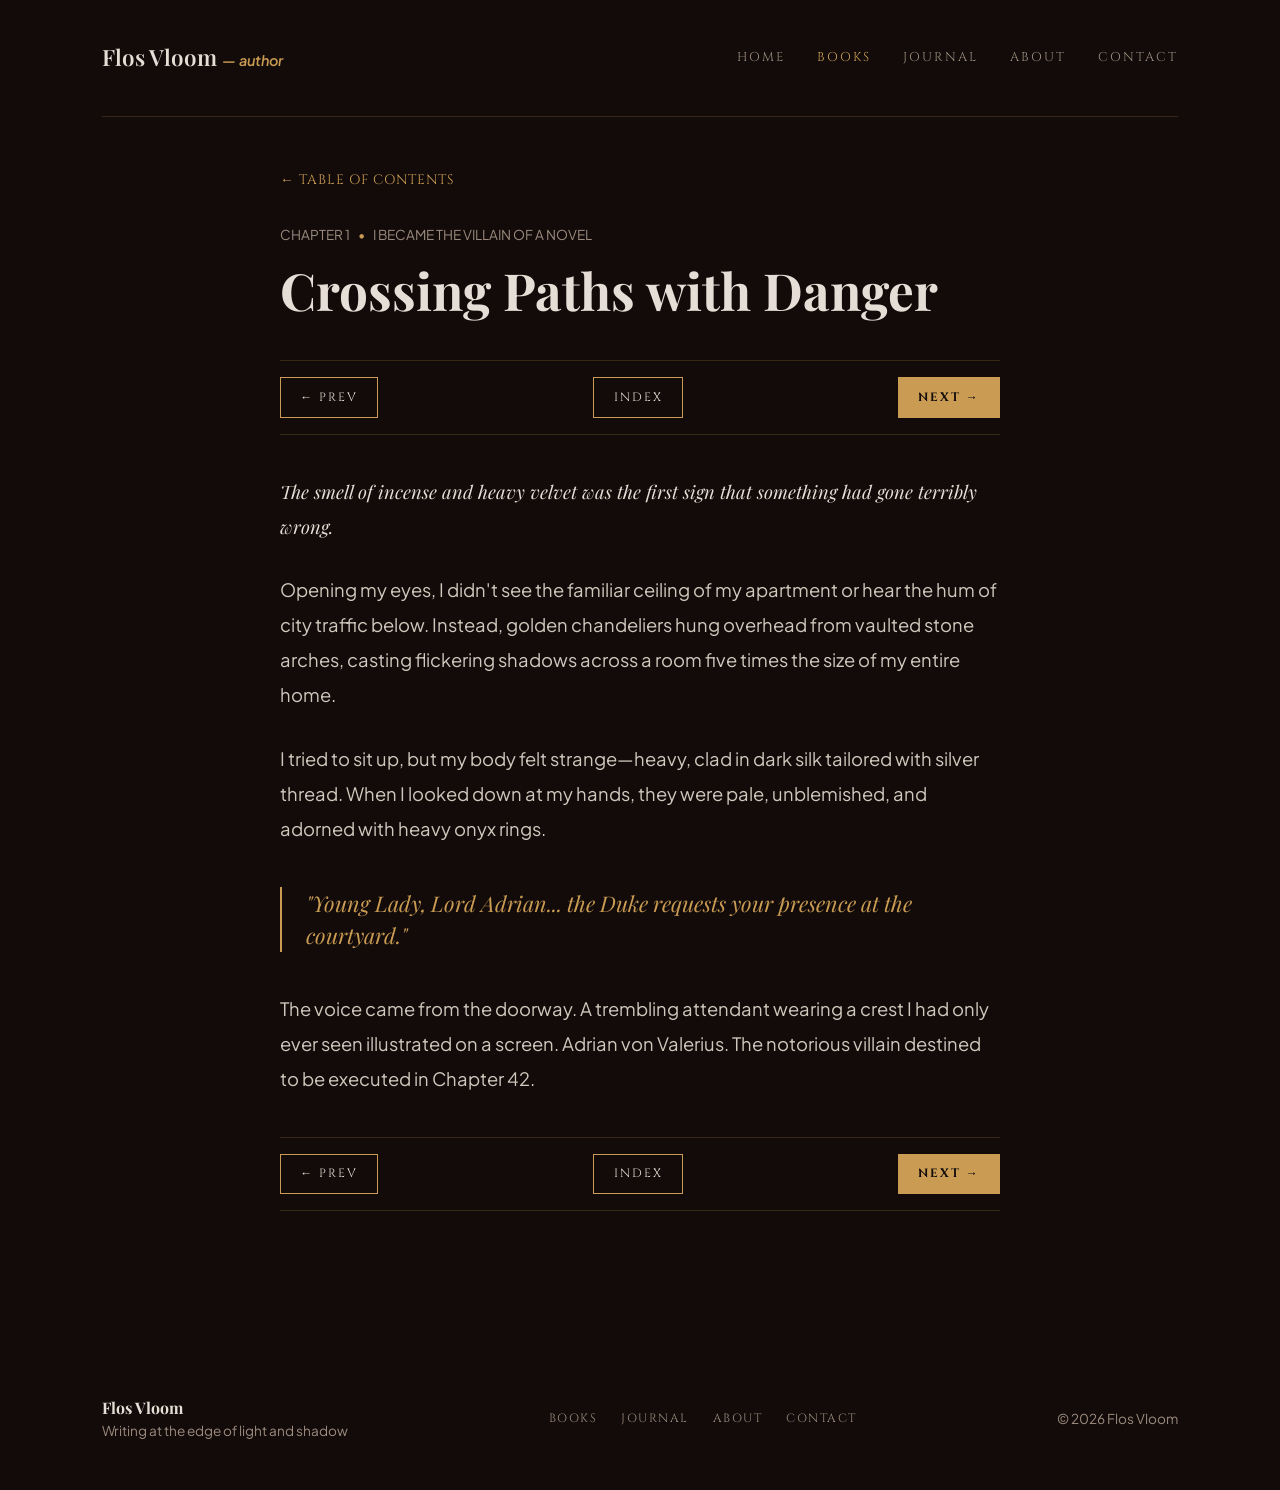
<file: novels/i-became-the-villain-of-a-novel/chapters/chapter-one.html>
<!DOCTYPE html>
<html lang="en">
<head>
    <meta charset="UTF-8">
    <meta name="viewport" content="width=device-width, initial-scale=1.0">
    <title>Chapter 1 — I BECAME THE VILLAIN OF A NOVEL</title>
    <link rel="stylesheet" href="/style.css">
</head>
<body>

    <!-- Main Navigation Header -->
    <header class="navbar">
        <div class="logo">
            <a href="/index.html">Flos Vloom <span class="subtitle">— author</span></a>
        </div>
        <nav class="nav-links">
            <a href="/index.html">HOME</a>
            <a href="/books.html" class="active">BOOKS</a>
            <a href="/journal.html">JOURNAL</a>
            <a href="/about.html">ABOUT</a>
            <a href="/contact.html">CONTACT</a>
        </nav>
    </header>

    <main>
        <article class="article-container">
            <!-- Back Navigation Link -->
            <a href="/novels/i-became-the-villain-of-a-novel/book-index.html" class="back-link">← TABLE OF CONTENTS</a>

            <!-- Chapter Header -->
            <header class="article-header">
                <div class="article-meta">
                    <span class="book-genre">CHAPTER 1</span>
                    <span class="meta-dot">•</span>
                    <span class="reading-time">I BECAME THE VILLAIN OF A NOVEL</span>
                </div>
                <h1 class="article-title">Crossing Paths with Danger</h1>
            </header>

            <!-- Top Chapter Navigation -->
            <div class="chapter-nav">
                <a href="/novels/i-became-the-villain-of-a-novel/chapters/prologue.html" class="btn btn-outline">← PREV</a>
                <a href="/novels/i-became-the-villain-of-a-novel/book-index.html" class="btn btn-outline">INDEX</a>
                <a href="#" class="btn btn-primary">NEXT →</a>
            </div>

            <!-- Chapter Content -->
            <div class="chapter-body">
                <p class="lead-paragraph">
                    The smell of incense and heavy velvet was the first sign that something had gone terribly wrong.
                </p>
                <p>
                    Opening my eyes, I didn't see the familiar ceiling of my apartment or hear the hum of city traffic below. 
                    Instead, golden chandeliers hung overhead from vaulted stone arches, casting flickering shadows across 
                    a room five times the size of my entire home.
                </p>
                <p>
                    I tried to sit up, but my body felt strange—heavy, clad in dark silk tailored with silver thread. 
                    When I looked down at my hands, they were pale, unblemished, and adorned with heavy onyx rings.
                </p>
                <blockquote class="article-quote">
                    "Young Lady, Lord Adrian... the Duke requests your presence at the courtyard."
                </blockquote>
                <p>
                    The voice came from the doorway. A trembling attendant wearing a crest I had only ever seen illustrated on a screen. 
                    Adrian von Valerius. The notorious villain destined to be executed in Chapter 42.
                </p>
            </div>

            <!-- Bottom Chapter Navigation -->
            <div class="chapter-nav">
                <a href="/novels/i-became-the-villain-of-a-novel/chapters/prologue.html" class="btn btn-outline">← PREV</a>
                <a href="/novels/i-became-the-villain-of-a-novel/book-index.html" class="btn btn-outline">INDEX</a>
                <a href="#" class="btn btn-primary">NEXT →</a>
            </div>
        </article>
    </main>

    <!-- Site Footer -->
    <footer class="site-footer">
        <div class="footer-brand">
            <h3>Flos Vloom</h3>
            <p>Writing at the edge of light and shadow</p>
        </div>
        <nav class="footer-nav">
            <a href="/books.html">BOOKS</a>
            <a href="/journal.html">JOURNAL</a>
            <a href="/about.html">ABOUT</a>
            <a href="/contact.html">CONTACT</a>
        </nav>
        <div class="footer-copyright">
            <p>&copy; 2026 Flos Vloom</p>
        </div>
    </footer>

</body>
</html>
</file>
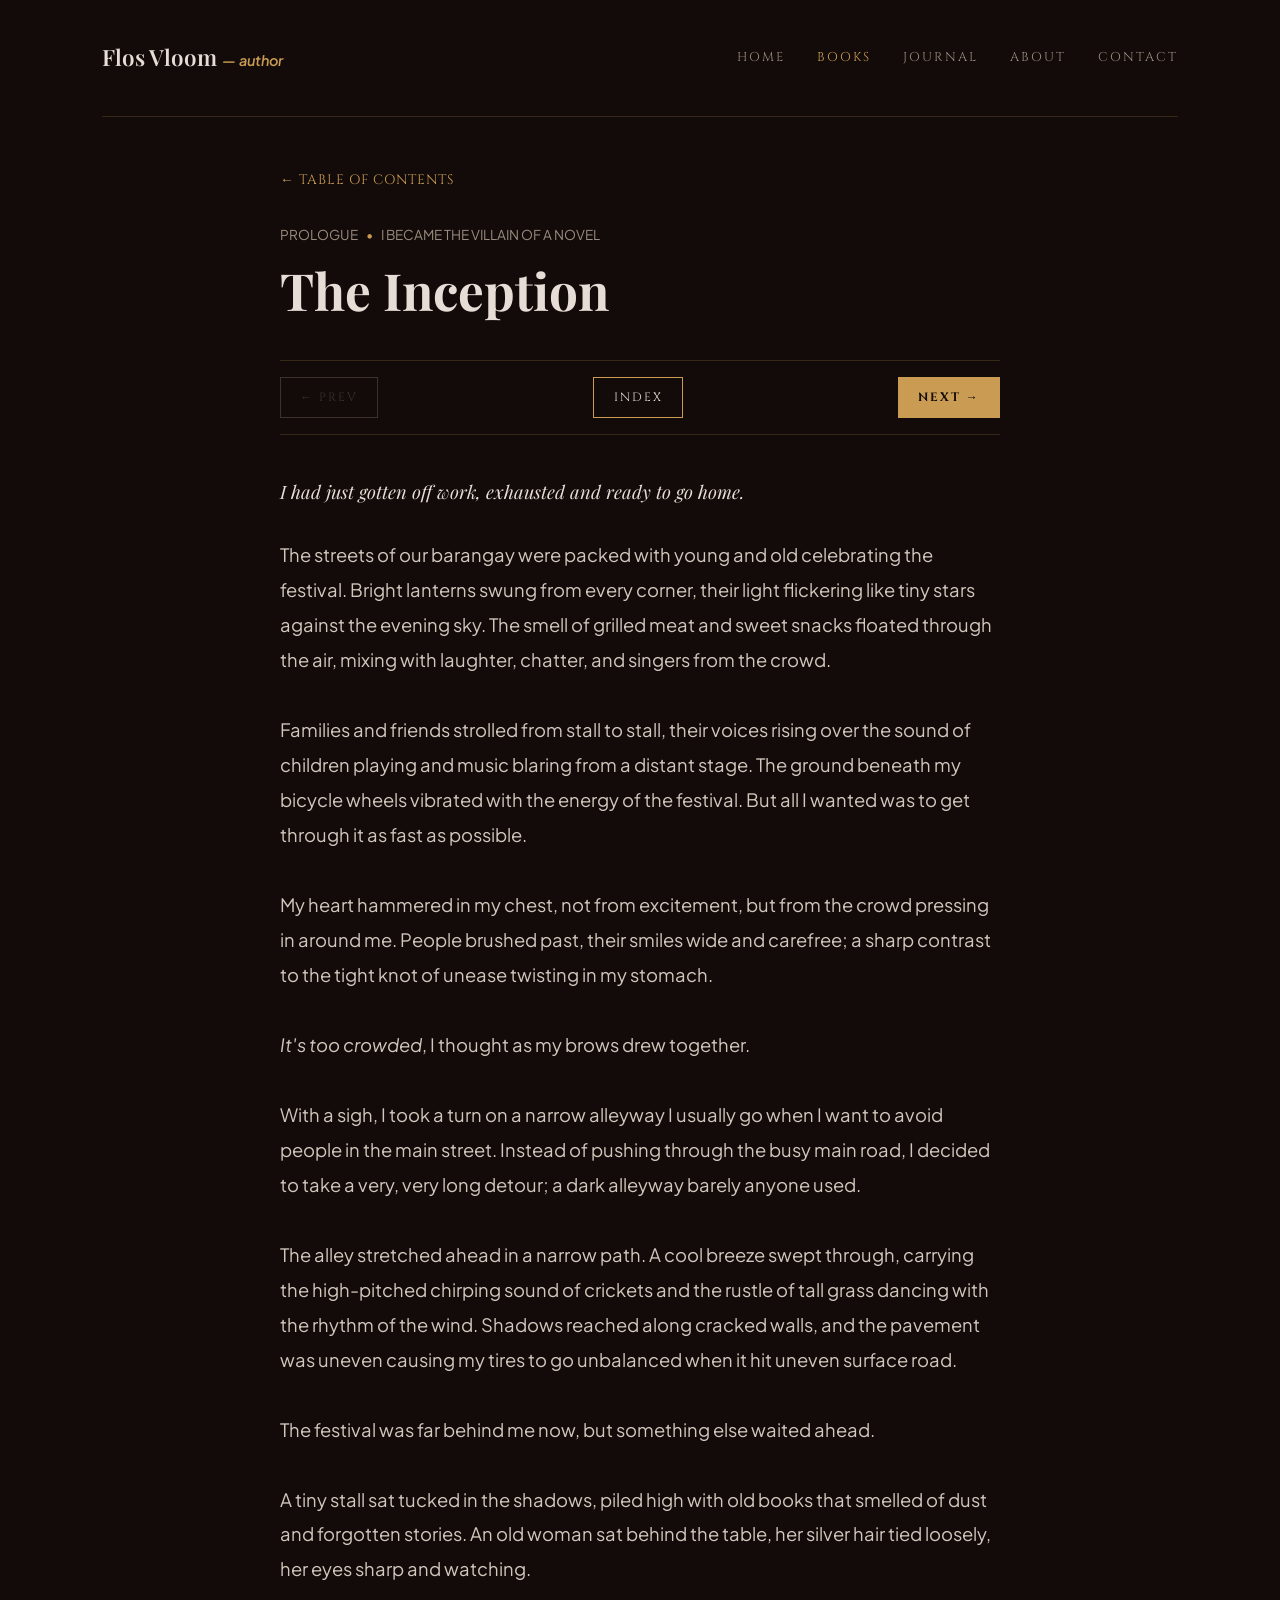
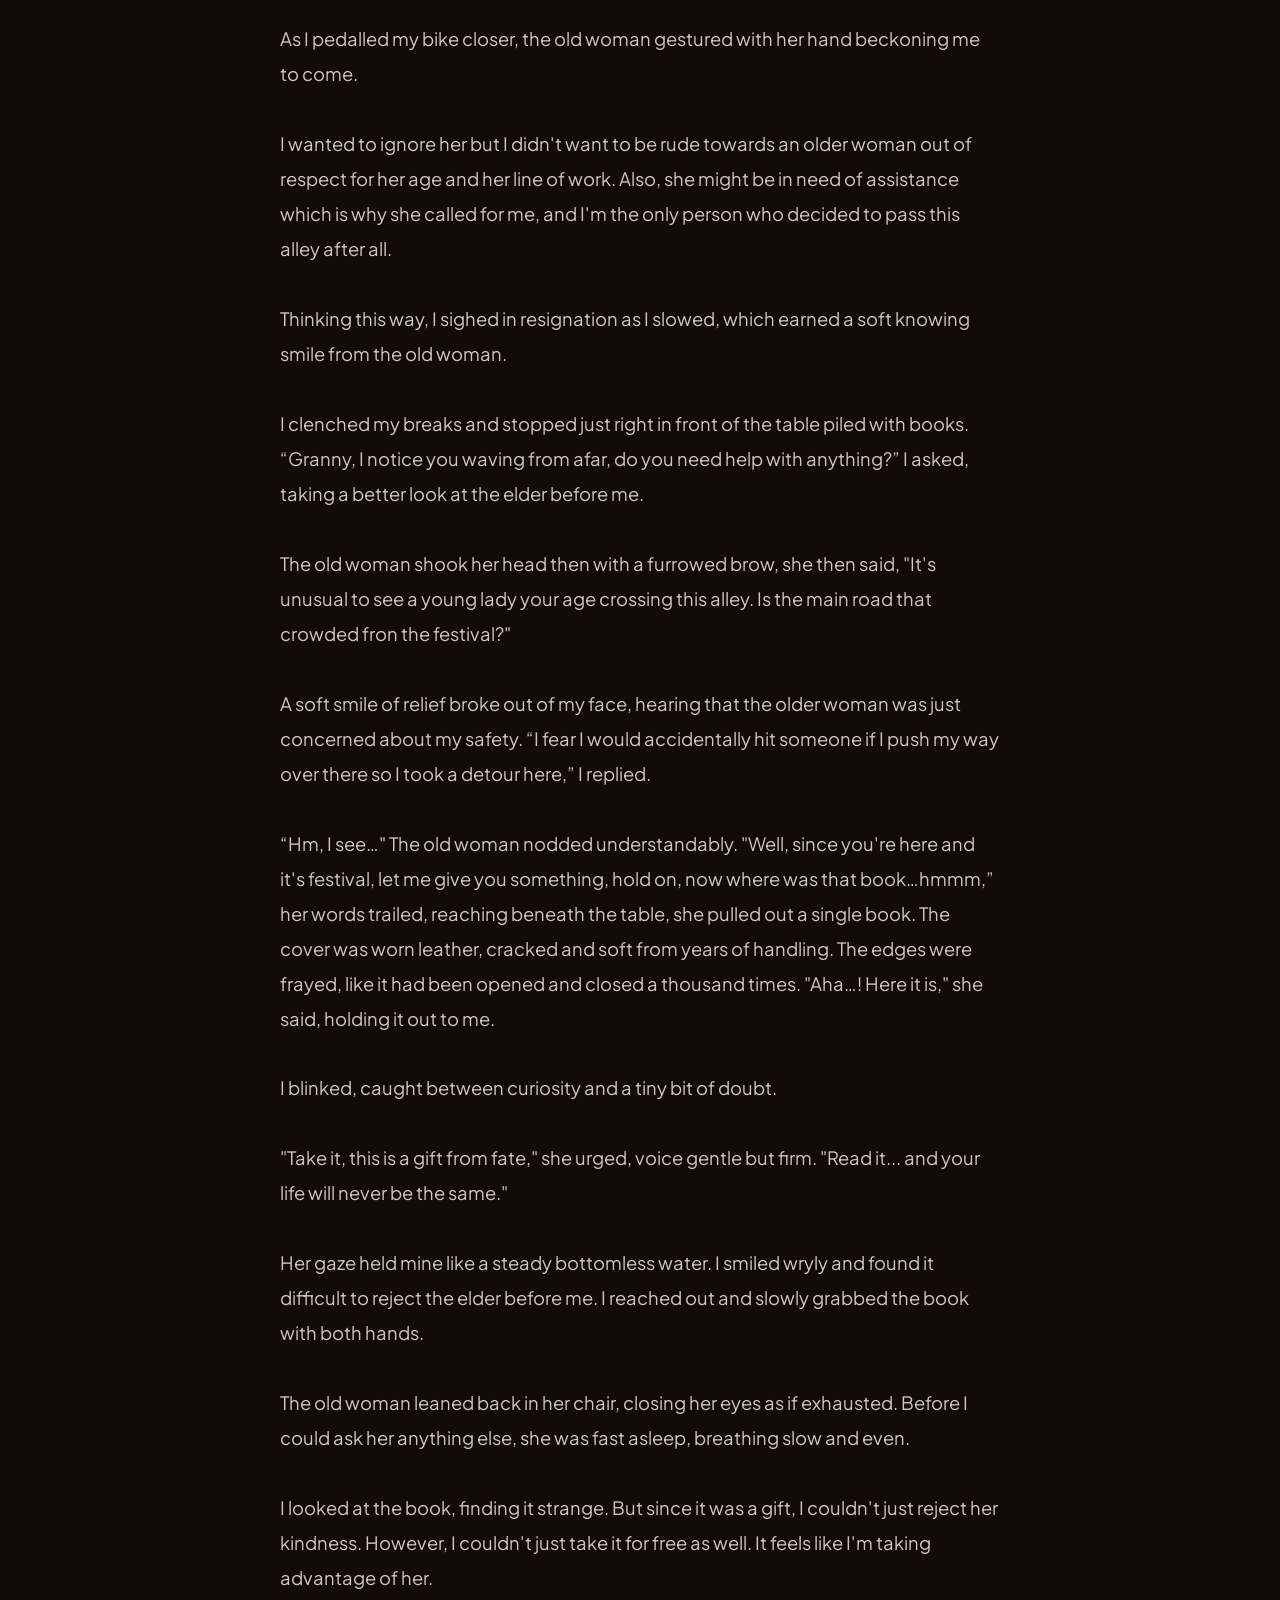
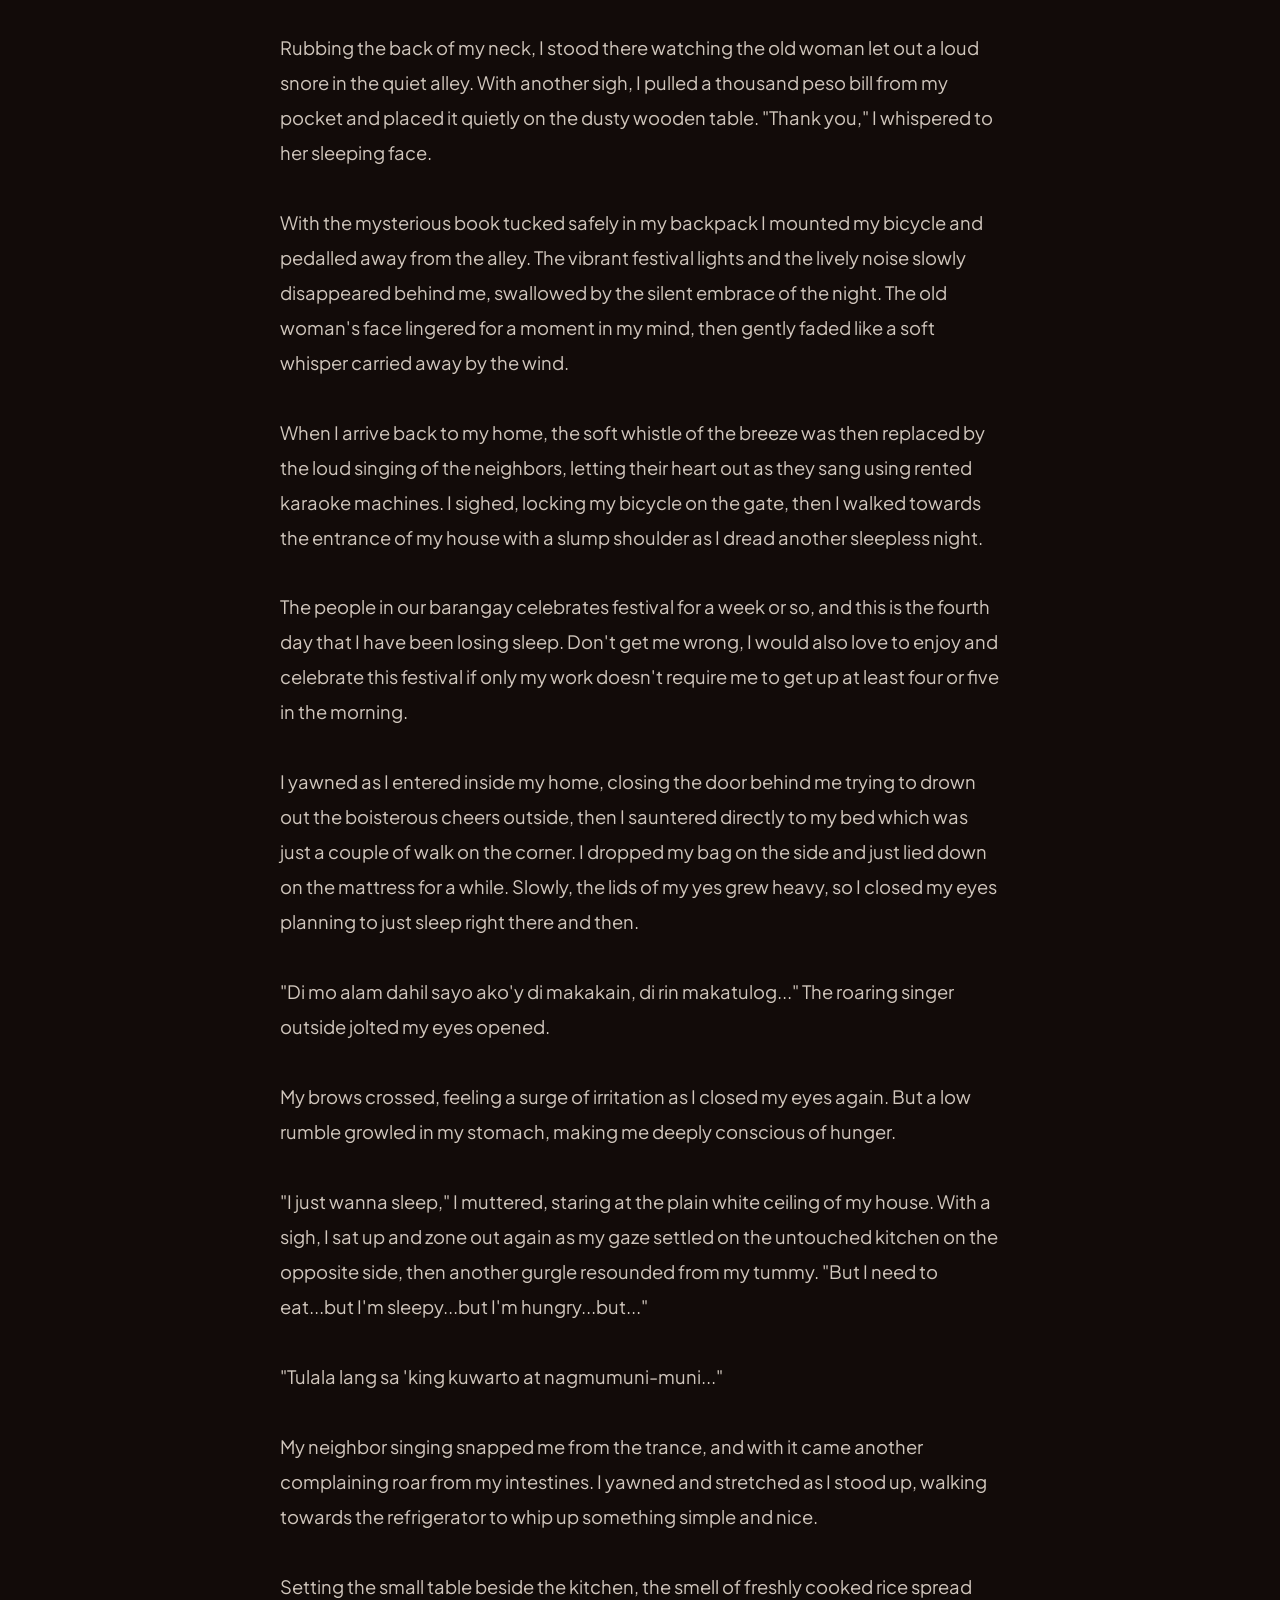
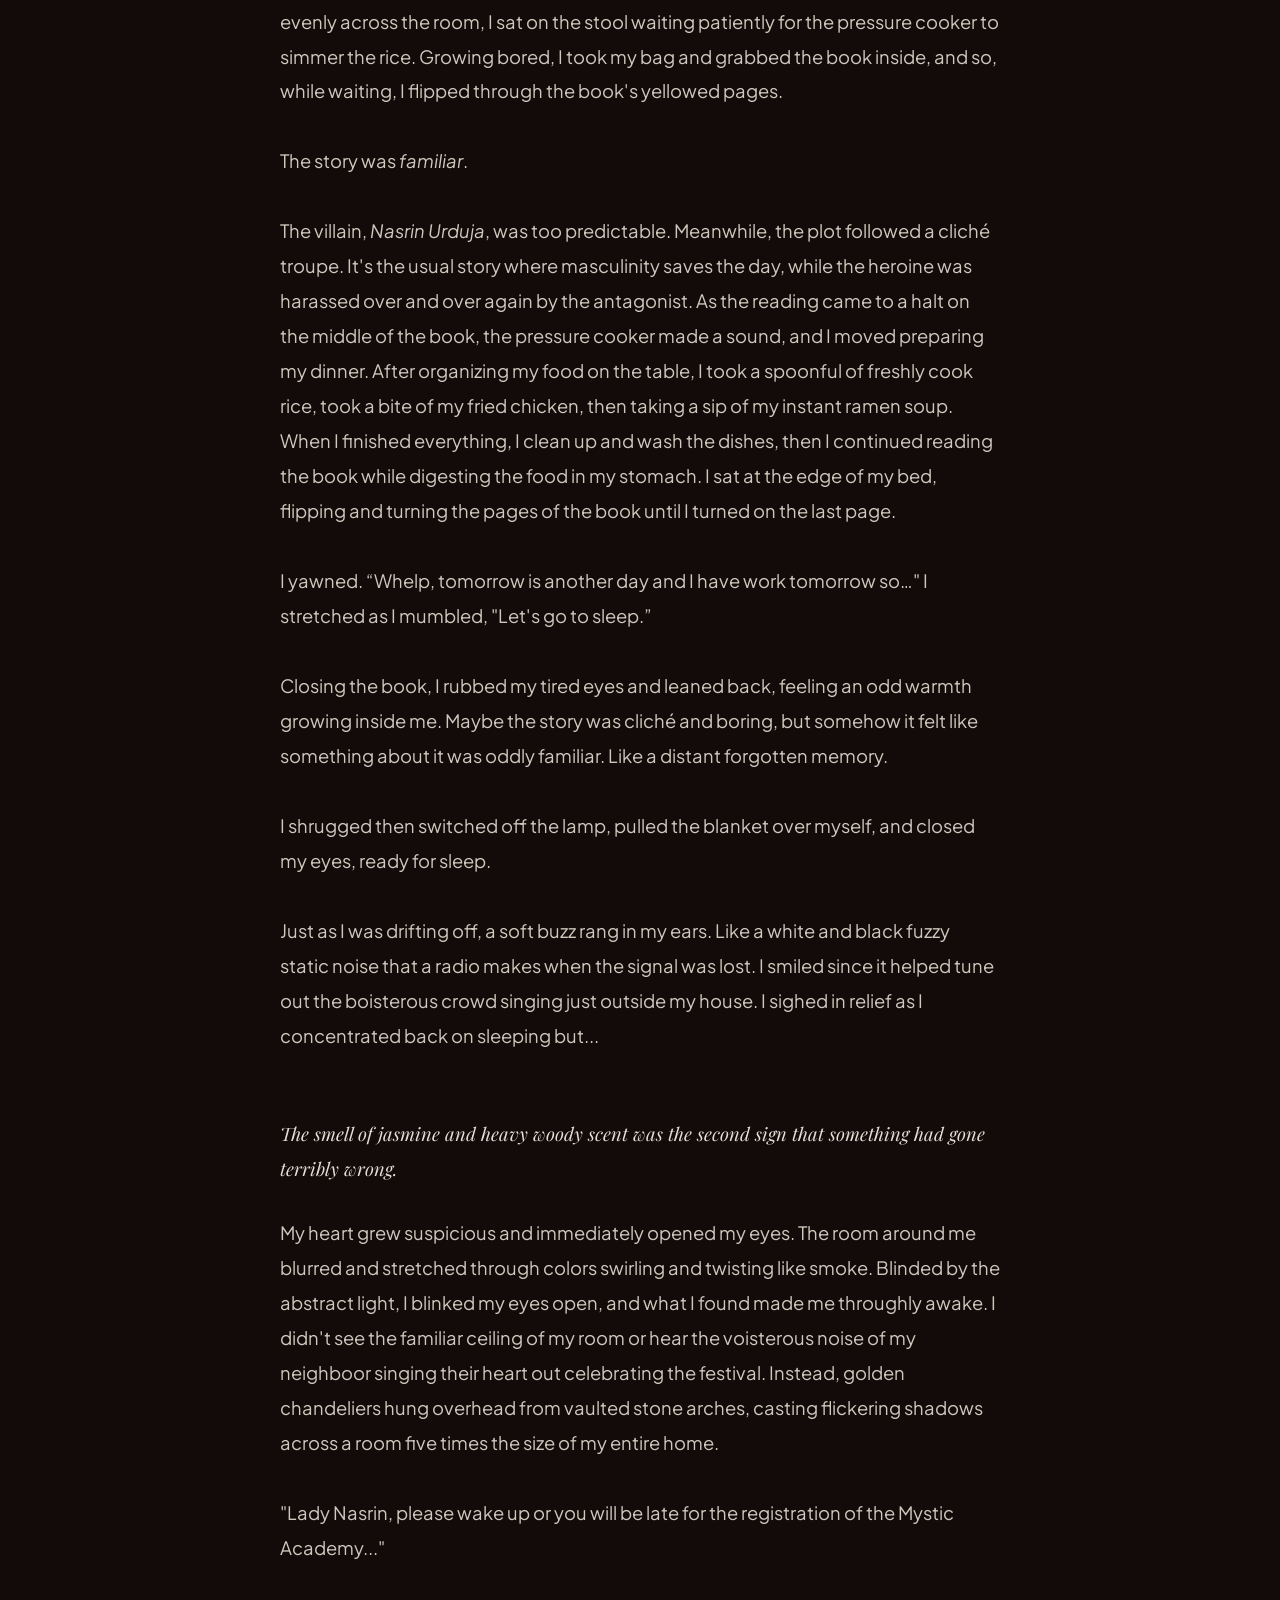
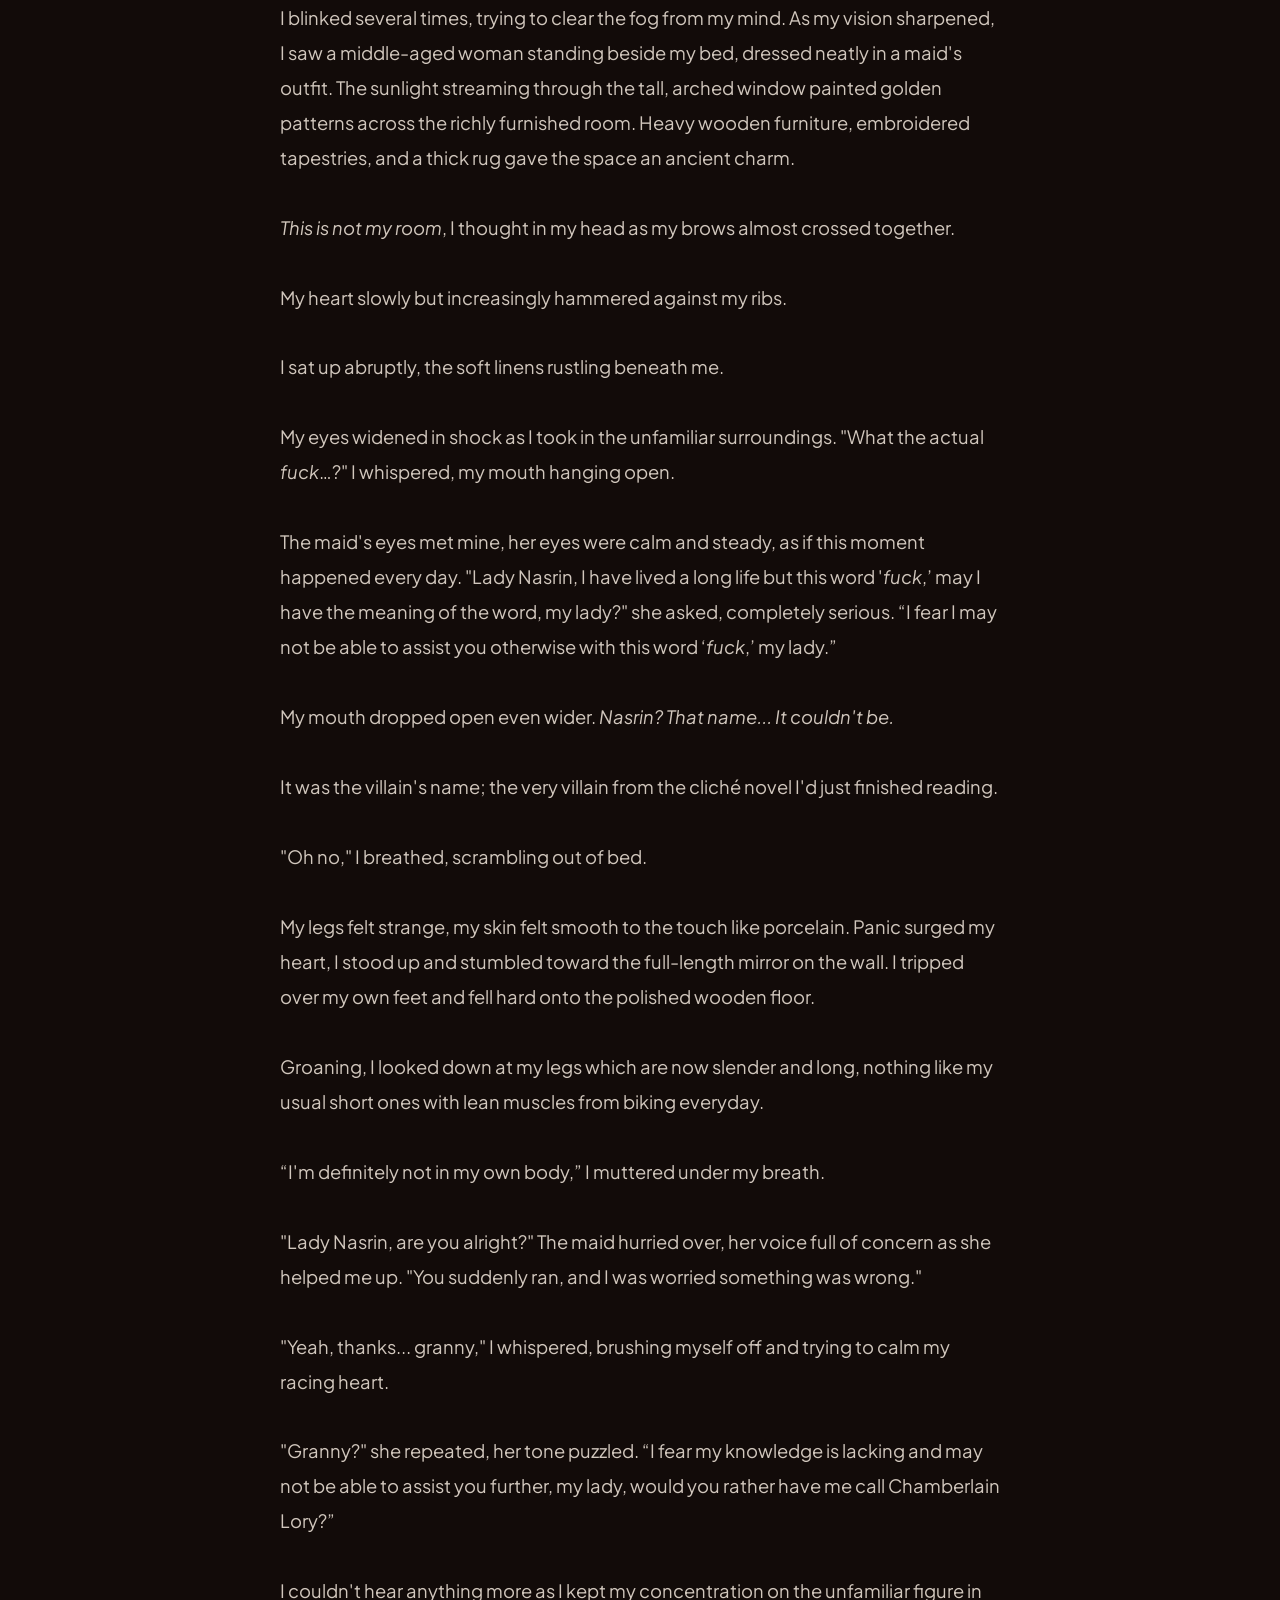
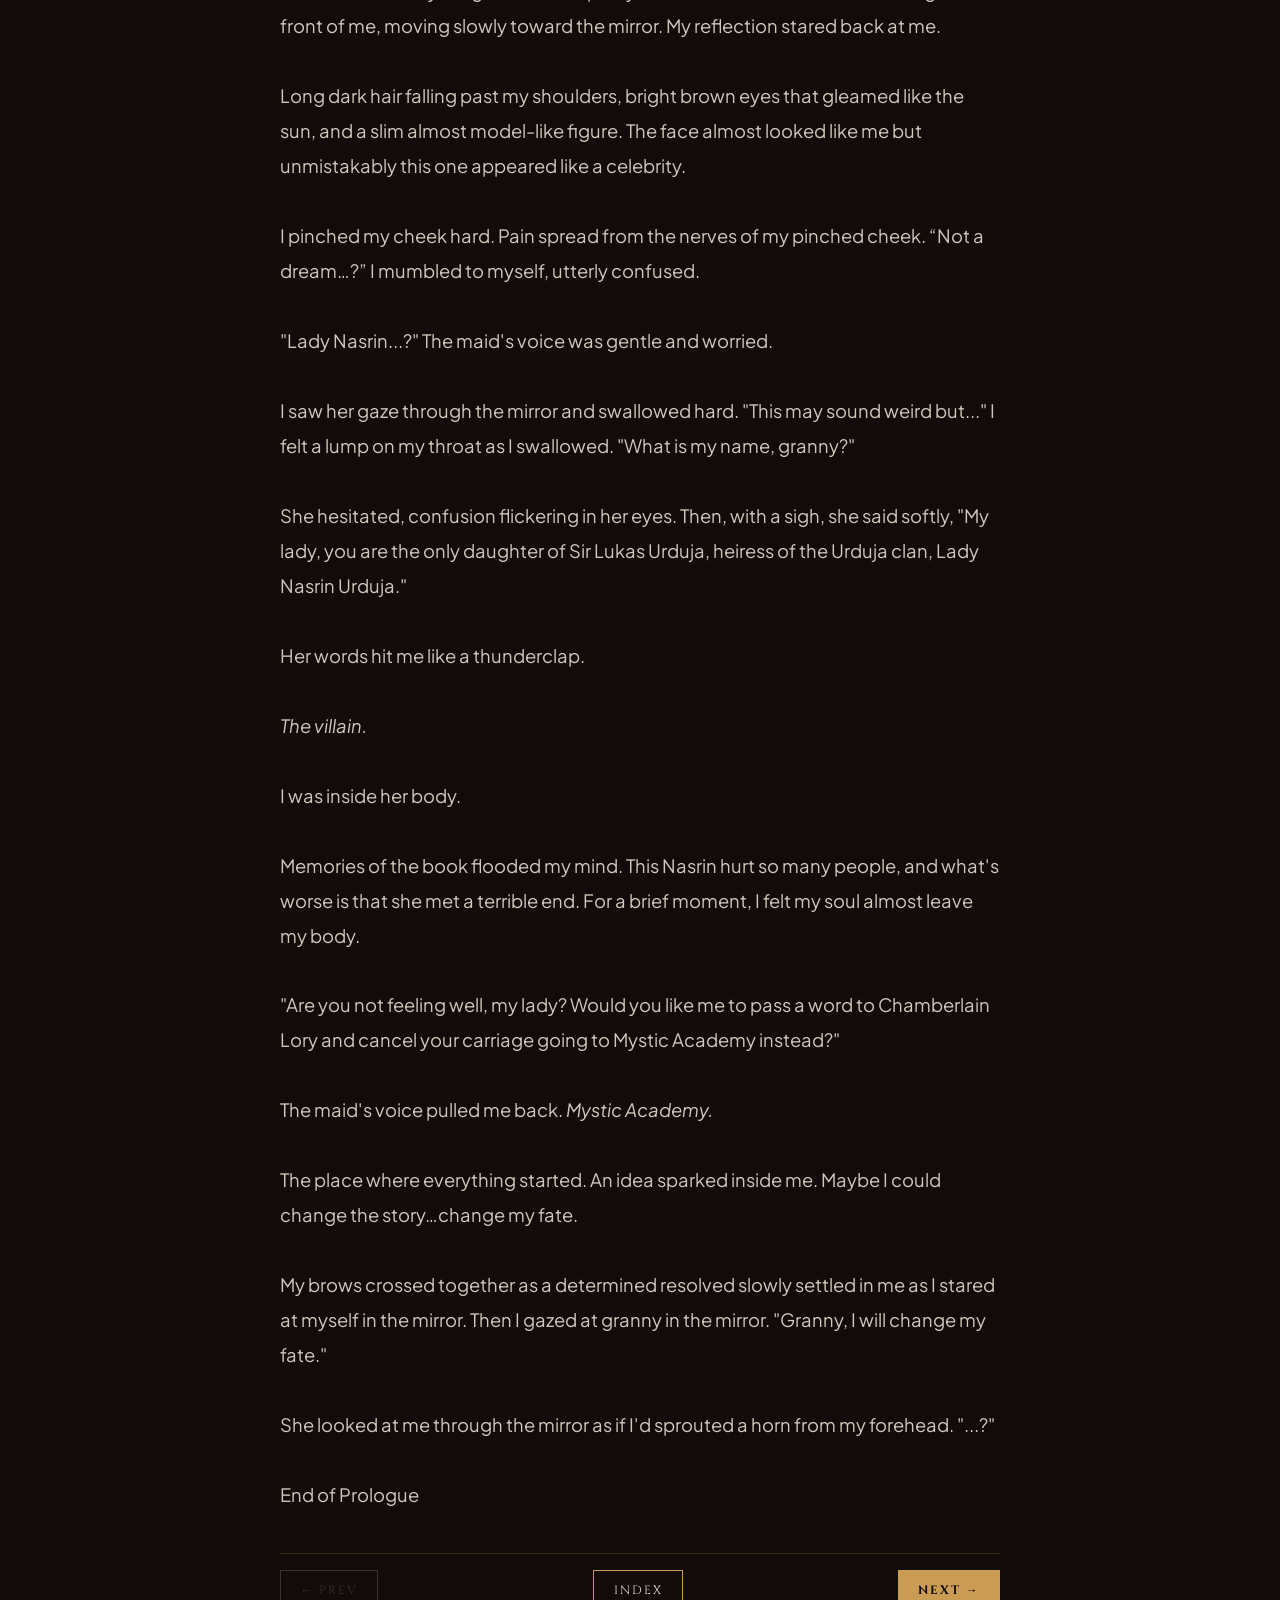
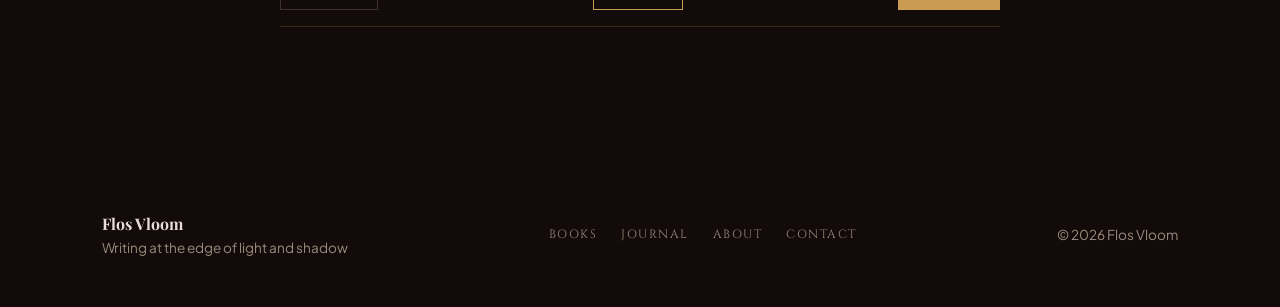
<file: novels/i-became-the-villain-of-a-novel/chapters/prologue.html>
<!DOCTYPE html>
<html lang="en">
<head>
    <meta charset="UTF-8">
    <meta name="viewport" content="width=device-width, initial-scale=1.0">
    <title>Prologue — I BECAME THE VILLAIN OF A NOVEL</title>
    <meta name="description" content="Read the Prologue of I BECAME THE VILLAIN OF A NOVEL by Flos Vloom.">
    <link rel="canonical" href="https://flosvloom.vercel.app/novels/i-became-the-villain-of-a-novel/chapters/prologue.html">
    <meta property="og:title" content="Prologue: The Inception — I Became The Villain Of A Novel">
    <meta property="og:image" content="https://flosvloom.vercel.app/novels/photos/bookone-cover-option2.png">
    <link rel="stylesheet" href="/style.css">
</head>
<body>

    <!-- Main Navigation Header -->
    <header class="navbar">
        <div class="logo">
            <a href="/index.html">Flos Vloom <span class="subtitle">— author</span></a>
        </div>
        <nav class="nav-links">
            <a href="/index.html">HOME</a>
            <a href="/books.html" class="active">BOOKS</a>
            <a href="/journal.html">JOURNAL</a>
            <a href="/about.html">ABOUT</a>
            <a href="/contact.html">CONTACT</a>
        </nav>
    </header>

    <main class="article-container">
        <!-- Breadcrumb / Meta -->
        <a href="/novels/i-became-the-villain-of-a-novel/book-index.html" class="back-link">← TABLE OF CONTENTS</a>
        
        <div class="article-meta">
            <span>PROLOGUE</span>
            <span class="meta-dot">•</span>
            <span>I BECAME THE VILLAIN OF A NOVEL</span>
        </div>

        <h1 class="article-title">The Inception</h1>

        <!-- Top Chapter Navigation -->
        <nav class="chapter-nav">
            <a href="" class="btn btn-disabled">← PREV</a>
            <a href="/novels/i-became-the-villain-of-a-novel/book-index.html" class="btn btn-outline">INDEX</a>
            <a href="chapter-one.html" class="btn btn-primary">NEXT →</a>
        </nav>

        <!-- Prologue Content -->
        <article class="chapter-body">
            <p class="lead-paragraph">
                I had just gotten off work, exhausted and ready to go home. 
            </p>
            <p>
                The streets of our barangay were packed with young 
                and old celebrating the festival. Bright lanterns swung from every corner, their light flickering like tiny stars 
                against the evening sky. The smell of grilled meat and sweet snacks floated through the air, 
                mixing with laughter, chatter, and singers from the crowd.
                 <br> <br>
                Families and friends strolled from stall to stall, their voices rising over the sound of children playing 
                and music blaring from a distant stage. The ground beneath my bicycle wheels vibrated with the energy of the festival.
                But all I wanted was to get through it as fast as possible.
                 <br> <br>
                My heart hammered in my chest, not from excitement, but from the crowd pressing in around me. 
                People brushed past, their smiles wide and carefree; a sharp contrast to the tight knot of unease twisting in my stomach.
                 <br> <br>
                <i>It's too crowded</i>, I thought as my brows drew together. 
                 <br> <br>
                With a sigh, I took a turn on a narrow alleyway I usually go when I want to avoid people in the main street. 
                Instead of pushing through the busy main road, I decided to take a very, very long detour; 
                a dark alleyway barely anyone used.
                 <br> <br>
                The alley stretched ahead in a narrow path. A cool breeze swept through, carrying the high-pitched chirping sound of crickets 
                and the rustle of tall grass dancing with the rhythm of the wind. 
                Shadows reached along cracked walls, and the pavement was uneven causing my tires 
                to go unbalanced when it hit uneven surface road.
                 <br> <br>
                The festival was far behind me now, but something else waited ahead.
                 <br> <br>
                A tiny stall sat tucked in the shadows, piled high with old books that smelled of dust and forgotten stories. 
                An old woman sat behind the table, her silver hair tied loosely, her eyes sharp and watching.
                 <br> <br>
                As I pedalled my bike closer, the old woman gestured with her hand beckoning me to come. 
                 <br> <br>
                I wanted to ignore her but I didn't want to be rude towards an older woman out of respect for her age and her line of work. 
                Also, she might be in need of assistance which is why she called for me, 
                and I'm the only person who decided to pass this alley after all. 
                 <br> <br>
                Thinking this way, I sighed in resignation as I slowed, which earned a soft knowing smile from the old woman. 
                 <br> <br>
                I clenched my breaks and stopped just right in front of the table piled with books. 
                “Granny, I notice you waving from afar, do you need help with anything?” I asked, taking a better look at the elder before me.
                 <br> <br>
                The old woman shook her head then with a furrowed brow, 
                she then said, "It's unusual to see a young lady your age crossing this alley. Is the main road that crowded fron the festival?" 
                 <br> <br>
                A soft smile of relief broke out of my face, 
                hearing that the older woman was just concerned about my safety. 
                “I fear I would accidentally hit someone if I push my way over there so I took a detour here,” I replied. 
                 <br> <br>
                “Hm, I see…" The old woman nodded understandably. "Well, since you're here and it's festival, let me give you something, hold on, 
                now where was that book…hmmm,” her words trailed, 
                reaching beneath the table, she pulled out a single book. 
                The cover was worn leather, cracked and soft from years of handling. 
                The edges were frayed, like it had been opened and closed a thousand times.
                "Aha…! Here it is," she said, holding it out to me.
                 <br> <br>
                I blinked, caught between curiosity and a tiny bit of doubt.
                 <br> <br>
                "Take it, this is a gift from fate," she urged, voice gentle but firm. "Read it... and your life will never be the same."
                 <br> <br>
                Her gaze held mine like a steady bottomless water. I smiled wryly and found it difficult to reject the elder before me.
                I reached out and slowly grabbed the book with both hands. 
                 <br> <br>
                The old woman leaned back in her chair, closing her eyes as if exhausted. Before I could ask her anything else, 
                she was fast asleep, breathing slow and even.
                 <br> <br>
                I looked at the book, finding it strange. But since it was a gift, I couldn't just reject her kindness. 
                However, I couldn't just take it for free as well. It feels like I'm taking advantage of her.
                 <br> <br>
                Rubbing the back of my neck, I stood there watching the old woman let out a loud snore in the quiet alley. 
                With another sigh, I pulled a thousand peso bill from my pocket and placed it quietly on the dusty wooden table.
                "Thank you," I whispered to her sleeping face.
                 <br> <br>
                With the mysterious book tucked safely in my backpack I mounted my bicycle and pedalled away from the alley. 
                The vibrant festival lights and the lively noise slowly disappeared behind me, 
                swallowed by the silent embrace of the night. The old woman's face lingered for a moment in my mind, 
                then gently faded like a soft whisper carried away by the wind.
                 <br> <br>
                When I arrive back to my home, the soft whistle of the breeze was then replaced by the loud singing of the neighbors, 
                letting their heart out as they sang using rented karaoke machines. I sighed, locking my bicycle on the gate, 
                then I walked towards the entrance of my house with a slump shoulder as I dread another sleepless night. 
                 <br><br>
                The people in our barangay celebrates festival for a week or so, 
                and this is the fourth day that I have been losing sleep. Don't get me wrong, 
                I would also love to enjoy and celebrate this festival if only my work doesn't require me 
                to get up at least four or five in the morning. 
                 <br><br>
                I yawned as I entered inside my home, 
                closing the door behind me trying to drown out the boisterous cheers outside, 
                then I sauntered directly to my bed which was just a couple of walk on the corner. 
                I dropped my bag on the side and just lied down on the mattress for a while. 
                Slowly, the lids of my yes grew heavy, so I closed my eyes planning to just sleep right there and then. 
                 <br><br>
                 "Di mo alam dahil sayo ako'y di makakain, di rin makatulog..." The roaring singer outside jolted my eyes opened. 
                 <br><br>
                My brows crossed, feeling a surge of irritation as I closed my eyes again.
                But a low rumble growled in my stomach, making me deeply conscious of hunger. 
                 <br><br>
                "I just wanna sleep," I muttered, staring at the plain white ceiling of my house. 
                With a sigh, I sat up and zone out again as my gaze settled on the untouched kitchen on the opposite side, then another gurgle resounded from my tummy. "But I need to eat...but I'm sleepy...but I'm hungry...but..."
                 <br><br>
                "Tulala lang sa 'king kuwarto at nagmumuni-muni..."
                 <br><br>
                My neighbor singing snapped me from the trance, and with it came another complaining roar from my intestines. 
                I yawned and stretched as I stood up, walking towards the refrigerator to whip up something simple and nice. 
                 <br><br>
                Setting the small table beside the kitchen, the smell of freshly cooked rice spread evenly across the room, 
                I sat on the stool waiting patiently for the pressure cooker to simmer the rice. Growing bored, 
                I took my bag and grabbed the book inside, and so, while waiting, I flipped through the book's yellowed pages. 
                 <br> <br>
                The story was <i>familiar</i>. 
                 <br> <br>
                The villain, <i>Nasrin Urduja</i>, was too predictable. Meanwhile, the plot followed a cliché troupe. 
                It's the usual story where masculinity saves the day, while the heroine was harassed over and over again 
                by the antagonist. As the reading came to a halt on the middle of the book, the pressure cooker made a sound, 
                and I moved preparing my dinner. After organizing my food on the table, 
                I took a spoonful of freshly cook rice, took a bite of my fried chicken, then taking a sip of my instant ramen soup. 
                When I finished everything, I clean up and wash the dishes, 
                then I continued reading the book while digesting the food in my stomach. I sat at the edge of my bed, flipping and turning the pages of the book until I turned on the last page. 
                 <br><br>
                I yawned. “Whelp, tomorrow is another day and I have work tomorrow so…" I stretched as I mumbled, "Let's go to sleep.”
                 <br> <br>
                Closing the book, I rubbed my tired eyes and leaned back, feeling an odd warmth growing inside me. 
                Maybe the story was cliché and boring, but somehow it felt like something about it was oddly familiar. 
                Like a distant forgotten memory.
                 <br> <br>
                I shrugged then switched off the lamp, pulled the blanket over myself, and closed my eyes, ready for sleep.
                 <br> <br>
                Just as I was drifting off, a soft buzz rang in my ears. 
                Like a white and black fuzzy static noise that a radio makes when the signal was lost. 
                I smiled since it helped tune out the boisterous crowd singing just outside my house. 
                I sighed in relief as I concentrated back on sleeping but...
                 <br> <br>
            </p>
            <p class="lead-paragraph">
                The smell of jasmine and heavy woody scent was the second sign that something had gone terribly wrong.
            </p>
            <p>
                My heart grew suspicious and immediately opened my eyes. 
                The room around me blurred and stretched through colors swirling and twisting like smoke. Blinded by the abstract light,
                I blinked my eyes open, and what I found made me throughly awake. 
                I didn't see the familiar ceiling of my room or hear the voisterous noise of my neighboor singing their heart out celebrating the festival. 
                Instead, golden chandeliers hung overhead from vaulted stone arches, casting flickering shadows across 
                a room five times the size of my entire home.
                 <br> <br>
                "Lady Nasrin, please wake up or you will be late for the registration of the Mystic Academy..."
                 <br> <br>
                I blinked several times, trying to clear the fog from my mind. 
                As my vision sharpened, I saw a middle-aged woman standing beside my bed, dressed neatly in a maid's outfit. 
                The sunlight streaming through the tall, arched window painted golden patterns across the richly furnished room. 
                Heavy wooden furniture, embroidered tapestries, and a thick rug gave the space an ancient charm.
                 <br> <br>
                <i>This is not my room</i>, I thought in my head as my brows almost crossed together. 
                 <br> <br>
                My heart slowly but increasingly hammered against my ribs. 
                 <br> <br>
                I sat up abruptly, the soft linens rustling beneath me. 
                 <br> <br>
                My eyes widened in shock as I took in the unfamiliar surroundings.
                "What the actual <i>fuck</i>…?" I whispered, my mouth hanging open.
                 <br> <br>
                The maid's eyes met mine, her eyes were calm and steady, as if this moment happened every day.
                "Lady Nasrin, I have lived a long life but this word '<i>fuck</i>,’ may I have the meaning of the word, my lady?" she asked, completely serious. 
                “I fear I may not be able to assist you otherwise with this word ‘<i>fuck</i>,’ my lady.”
                 <br> <br>
                My mouth dropped open even wider. 
                <i>Nasrin? That name... It couldn't be.</i>
                 <br> <br>
                It was the villain's name; the very villain from the cliché novel I'd just finished reading.
                 <br> <br>
                "Oh no," I breathed, scrambling out of bed. 
                 <br> <br>
                My legs felt strange, my skin felt smooth to the touch like porcelain. Panic surged my heart, 
                I stood up and stumbled toward the full-length mirror on the wall.
                I tripped over my own feet and fell hard onto the polished wooden floor. 
                 <br> <br>
                Groaning, I looked down at my legs which are now slender and long, nothing like my usual short ones with lean muscles 
                from biking everyday. 
                 <br> <br>
                “I'm definitely not in my own body,” I muttered under my breath. 
                 <br> <br>
                "Lady Nasrin, are you alright?" The maid hurried over, her voice full of concern as she helped me up. "You suddenly ran, and I was worried something was wrong."
                 <br> <br>    
                "Yeah, thanks... granny," I whispered, brushing myself off and trying to calm my racing heart.
                 <br> <br>
                "Granny?" she repeated, her tone puzzled. 
                “I fear my knowledge is lacking and may not be able to assist you further, my lady, would you rather have me call Chamberlain Lory?”
                 <br> <br>
                I couldn't hear anything more as I kept my concentration on the unfamiliar figure in front of me, 
                moving slowly toward the mirror. My reflection stared back at me. 
                 <br> <br>
                Long dark hair falling past my shoulders, bright brown eyes that gleamed like the sun, and a slim almost model-like figure. 
                The face almost looked like me but unmistakably this one appeared like a celebrity. 
                 <br> <br>
                I pinched my cheek hard. Pain spread from the nerves of my pinched cheek.
                “Not a dream…?” I mumbled to myself, utterly confused.
                 <br> <br>
                "Lady Nasrin...?" The maid's voice was gentle and worried.
                 <br> <br>
                I saw her gaze through the mirror and swallowed hard. "This may sound weird but..." I felt a lump on my throat as I swallowed. "What is my name, granny?"
                 <br> <br>
                She hesitated, confusion flickering in her eyes. Then, with a sigh, she said softly, "My lady, you are the only daughter of Sir Lukas Urduja, heiress of the Urduja clan, Lady Nasrin Urduja."
                 <br> <br>
                Her words hit me like a thunderclap.
                 <br> <br>
                <i>The villain.</i>
                <br><br>
                I was inside her body.
                 <br> <br>
                Memories of the book flooded my mind. This Nasrin hurt so many people, and what's worse is that she met a terrible end.
                For a brief moment, I felt my soul almost leave my body.
                 <br> <br>
                "Are you not feeling well, my lady? Would you like me to pass a word to Chamberlain Lory and cancel your carriage going to Mystic Academy instead?"
                 <br> <br>
                The maid's voice pulled me back. 
                <i>Mystic Academy.</i> 
                 <br> <br>
                The place where everything started.
                An idea sparked inside me. Maybe I could change the story…change my fate.
                 <br> <br>
                My brows crossed together as a determined resolved slowly settled in me as I stared at myself in the mirror. 
                Then I gazed at granny in the mirror. "Granny, I will change my fate."
                 <br> <br>
                She looked at me through the mirror as if I'd sprouted a horn from my forehead. "...?"
                 <br> <br>
                End of Prologue
            </p>
        </article>

        <!-- Bottom Chapter Navigation -->
        <nav class="chapter-nav">
            <a href="#" class="btn btn-disabled">← PREV</a>
            <a href="/novels/i-became-the-villain-of-a-novel/book-index.html" class="btn btn-outline">INDEX</a>
            <a href="chapter-one.html" class="btn btn-primary">NEXT →</a>
        </nav>
    </main>

    <!-- Site Footer -->
    <footer class="site-footer">
        <div class="footer-brand">
            <h3>Flos Vloom</h3>
            <p>Writing at the edge of light and shadow</p>
        </div>
        <nav class="footer-nav">
            <a href="/books.html">BOOKS</a>
            <a href="/journal.html">JOURNAL</a>
            <a href="/about.html">ABOUT</a>
            <a href="/contact.html">CONTACT</a>
        </nav>
        <div class="footer-copyright">
            <p>&copy; 2026 Flos Vloom</p>
        </div>
    </footer>

</body>
</html>
</file>
<file: style.css>
/* Google Fonts Import */
@import url('https://fonts.googleapis.com/css2?family=Cinzel:wght@400;600;700&family=Playfair+Display:ital,wght@0,400;0,600;1,400&family=Plus+Jakarta+Sans:wght@300;400;500&display=swap');

/* Global Reset & Theme Variables */
:root {
    --bg-color: #120b09;
    --card-bg: #1c120e;
    --text-primary: #e6ded6;
    --text-muted: #9c8b7e;
    --accent-gold: #c99b53;
    --accent-gold-hover: #e0b268;
    --border-color: rgba(201, 155, 83, 0.2);
    --font-heading: 'Playfair Display', Georgia, serif;
    --font-subheading: 'Cinzel', serif;
    --font-body: 'Plus Jakarta Sans', sans-serif;
}

* {
    margin: 0;
    padding: 0;
    box-sizing: border-box;
}

body {
    background-color: var(--bg-color);
    color: var(--text-primary);
    font-family: var(--font-body);
    line-height: 1.6;
    padding: 0 8%;
}

a {
    color: inherit;
    text-decoration: none;
    transition: all 0.3s ease;
}

/* Header & Navigation */
.navbar {
    display: flex;
    justify-content: space-between;
    align-items: center;
    padding: 2.5rem 0;
    border-bottom: 1px solid var(--border-color);
}

.logo a {
    font-family: var(--font-heading);
    font-size: 1.4rem;
    font-weight: 600;
}

.logo .subtitle {
    font-family: var(--font-body);
    font-size: 0.9rem;
    color: var(--accent-gold);
    font-style: italic;
}

.nav-links {
    display: flex;
    gap: 2rem;
}

.nav-links a {
    font-family: var(--font-subheading);
    font-size: 0.8rem;
    letter-spacing: 2px;
    color: var(--text-muted);
}

.nav-links a:hover,
.nav-links a.active {
    color: var(--accent-gold);
}

/* Hero Section */
.hero {
    display: grid;
    grid-template-columns: 1.2fr 0.8fr;
    gap: 4rem;
    padding: 5rem 0;
    align-items: center;
}

.eyebrow {
    font-family: var(--font-subheading);
    font-size: 0.75rem;
    letter-spacing: 3px;
    color: var(--accent-gold);
    display: block;
    margin-bottom: 1rem;
}

.hero-text h1 {
    font-family: var(--font-heading);
    font-size: 4.5rem;
    line-height: 1.05;
    margin-bottom: 1.5rem;
    color: var(--text-primary);
}

.bio-intro {
    font-size: 1.1rem;
    color: var(--text-muted);
    max-width: 500px;
    margin-bottom: 2.5rem;
}

.cta-buttons {
    display: flex;
    gap: 1.2rem;
    margin-bottom: 3rem;
}

.btn {
    padding: 0.8rem 1.8rem;
    font-family: var(--font-subheading);
    font-size: 0.75rem;
    letter-spacing: 2px;
    border: 1px solid var(--accent-gold);
    cursor: pointer;
}

.btn-primary {
    background-color: var(--accent-gold);
    color: var(--bg-color);
    font-weight: 700;
}

.btn-primary:hover {
    background-color: var(--accent-gold-hover);
}

.btn-secondary {
    background-color: transparent;
    color: var(--accent-gold);
}

.btn-secondary:hover {
    background-color: rgba(201, 155, 83, 0.1);
}

/* Hero Testimonial */
.hero-testimonial {
    border-top: 1px solid var(--border-color);
    padding-top: 2rem;
    max-width: 450px;
}

.divider-icon {
    color: var(--accent-gold);
    font-size: 0.8rem;
    display: block;
    margin-bottom: 0.8rem;
}

blockquote {
    font-family: var(--font-heading);
    font-style: italic;
    color: var(--text-muted);
    font-size: 1rem;
    margin-bottom: 0.5rem;
}

cite {
    font-size: 0.85rem;
    color: var(--text-muted);
}

/* Hero Featured Book Card */
.featured-card {
    background-color: var(--card-bg);
    border: 1px solid var(--border-color);
    padding: 2rem;
    text-align: center;
    border-radius: 4px;
}

.book-cover-placeholder {
    width: 100%;
    height: 320px;
    background: linear-gradient(135deg, #1b3a30, #0d211a);
    border: 1px dashed var(--accent-gold);
    margin-bottom: 1.5rem;
    border-radius: 2px;
}

.badge {
    background-color: rgba(201, 155, 83, 0.15);
    color: var(--accent-gold);
    font-family: var(--font-subheading);
    font-size: 0.65rem;
    padding: 0.3rem 0.8rem;
    letter-spacing: 2px;
    display: inline-block;
    margin-bottom: 1rem;
}

.featured-card h3 {
    font-family: var(--font-heading);
    font-size: 1.4rem;
    margin-bottom: 0.3rem;
}

.featured-card .category {
    display: block;
    font-size: 0.85rem;
    color: var(--text-muted);
    font-style: italic;
    margin-bottom: 1rem;
}

.read-more {
    font-size: 0.85rem;
    color: var(--accent-gold);
}

/* Works Section */
.works-section {
    padding: 5rem 0;
    border-top: 1px solid var(--border-color);
}

.section-header {
    display: flex;
    justify-content: space-between;
    align-items: flex-end;
    margin-bottom: 3rem;
}

.section-header h2 {
    font-family: var(--font-heading);
    font-size: 2.2rem;
}

.view-all {
    color: var(--accent-gold);
    font-size: 0.85rem;
}

/* ==========================================================================
   FEATURED WORKS / NOVELS SECTION (VERTICAL LIST)
   ========================================================================== */

.works-section {
    max-width: 1000px;
    margin: 0 auto;
    padding: 4rem 2rem;
}

/* Single-Column Vertical List */
.works-grid {
    display: flex;
    flex-direction: column;
    gap: 1.25rem;
    width: 100%;
}

/* Compact, Full-Width Row Card (Snug Height) */
.work-card {
    display: flex;
    align-items: center;
    gap: 2rem;
    padding: 1.5rem 2rem;
    background-color: var(--card-bg);
    border: 1px solid var(--border-color);
    border-radius: 4px;
    transition: border-color 0.3s ease, transform 0.2s ease;
}

.work-card:hover {
    border-color: var(--accent-gold);
    transform: translateX(4px);
}

/* Prominent Book Cover (Fits tight inside card height) */
.card-thumb {
    width: 220px;
    height: 375px;
    flex-shrink: 0;
    overflow: hidden;
    border-radius: 3px;
    border: 1px solid var(--border-color);
    position: relative;
    background: linear-gradient(135deg, #1f2a44, #0f1626);
    box-shadow: 0 4px 15px rgba(0, 0, 0, 0.4);
}

.card-thumb img {
    width: 100%;
    height: 100%;
    object-fit: cover;
    object-position: center;
    display: block;
}

/* Book Details Column (Larger Text to Fill Width) */
.card-details {
    display: flex;
    flex-direction: column;
    justify-content: center;
    gap: 0.5rem;
    flex-grow: 1;
}

.card-details .genre-tag {
    font-size: 0.8rem;
    color: var(--accent-gold);
    text-transform: uppercase;
    letter-spacing: 1.5px;
    font-weight: 500;
}

.card-details h4 {
    font-family: var(--font-heading);
    font-size: 1.5rem;
    line-height: 1.3;
    margin: 0;
}

.card-details h4 a {
    color: var(--text-primary);
    text-decoration: none;
    transition: color 0.3s ease;
}

.card-details h4 a:hover {
    color: var(--accent-gold);
}

.card-details .year {
    font-size: 0.9rem;
    color: var(--text-muted);
}

/* Quote Banner */
.quote-banner {
    text-align: center;
    padding: 6rem 2rem;
    border-top: 1px solid var(--border-color);
    border-bottom: 1px solid var(--border-color);
    margin: 4rem 0;
}

.quote-banner blockquote {
    font-size: 1.8rem;
    max-width: 700px;
    margin: 1rem auto;
    color: var(--text-primary);
}

/* Footer */
.site-footer {
    display: flex;
    justify-content: space-between;
    align-items: center;
    padding: 3rem 0;
    color: var(--text-muted);
    font-size: 0.85rem;
}

.footer-brand h3 {
    font-family: var(--font-heading);
    color: var(--text-primary);
}

.footer-nav {
    display: flex;
    gap: 1.5rem;
}

.footer-nav a {
    font-family: var(--font-subheading);
    font-size: 0.75rem;
    letter-spacing: 1.5px;
}

/* Mobile Responsive */
@media (max-width: 900px) {
    .hero, .works-grid {
        grid-template-columns: 1fr;
    }
    .hero-text h1 {
        font-size: 3rem;
    }
    .site-footer, .navbar {
        flex-direction: column;
        gap: 1.5rem;
        text-align: center;
    }
}

/* ==========================================================================
   BOOKS PAGE SPECIFIC STYLES (.books-showcase, .book-item, .book-cover)
   ========================================================================== */

.books-showcase {
    max-width: 1100px;
    margin: 0 auto;
    padding: 3rem 1.5rem;
    display: flex;
    flex-direction: column;
    gap: 3.5rem;
}

/* Row Layout for Book Items */
.book-item {
    display: flex;
    align-items: flex-start;
    gap: 3rem;
    padding: 2.5rem;
    background-color: var(--card-bg);
    border: 1px solid var(--border-color);
    border-radius: 6px;
    transition: border-color 0.3s ease;
}

.book-item:hover {
    border-color: var(--accent-gold);
}

/* Reverse Row Layout for Alternating Book Cards */
.book-item.reverse {
    flex-direction: row-reverse;
}

/* Constrain Cover Image Box (220px x 330px) */
.book-cover {
    width: 220px;
    height: 330px;
    flex-shrink: 0;
    overflow: hidden;
    border-radius: 4px;
    border: 1px solid var(--border-color);
    box-shadow: 0 8px 25px rgba(0, 0, 0, 0.5);
    background-color: rgba(255, 255, 255, 0.02);
}

.book-cover img {
    width: 100%;
    height: 100%;
    object-fit: cover;
    object-position: center;
    display: block;
}

/* Details Column */
.book-details {
    flex: 1;
    display: flex;
    flex-direction: column;
    gap: 0.9rem;
}

.book-meta-top {
    display: flex;
    align-items: center;
    gap: 1rem;
    font-size: 0.8rem;
    letter-spacing: 1px;
}

/* Badges & Tags */
.badge-status {
    padding: 0.25rem 0.6rem;
    border-radius: 2px;
    font-size: 0.7rem;
    font-weight: 600;
    letter-spacing: 1px;
    text-transform: uppercase;
}

.badge-status.available {
    background-color: rgba(74, 222, 128, 0.12);
    color: #4ade80;
    border: 1px solid rgba(74, 222, 128, 0.3);
}

.badge-status.coming-soon {
    background-color: rgba(201, 155, 83, 0.12);
    color: var(--accent-gold);
    border: 1px solid rgba(201, 155, 83, 0.3);
}

.book-genre, 
.book-year {
    color: var(--text-muted);
    text-transform: uppercase;
}

.book-details h2 {
    font-family: var(--font-heading);
    font-size: 1.75rem;
    color: var(--text-primary);
    margin: 0;
    line-height: 1.25;
}

.book-synopsis {
    color: #d1c7bd;
    font-size: 0.95rem;
    line-height: 1.7;
    margin: 0;
}

.book-tags {
    display: flex;
    flex-wrap: wrap;
    gap: 0.5rem;
    margin-top: 0.5rem;
}

.tag {
    font-size: 0.75rem;
    padding: 0.3rem 0.75rem;
    background-color: rgba(255, 255, 255, 0.03);
    border: 1px solid var(--border-color);
    color: var(--text-muted);
    border-radius: 2px;
}

.book-actions {
    display: flex;
    gap: 1rem;
    margin-top: 1rem;
}

/* Forthcoming Section */
.forthcoming-section {
    max-width: 1100px;
    margin: 4rem auto 2rem;
    padding: 0 1.5rem;
}

.section-divider-title {
    text-align: center;
    margin-bottom: 2rem;
}

.section-divider-title span {
    font-size: 0.8rem;
    letter-spacing: 3px;
    color: var(--accent-gold);
    text-transform: uppercase;
}

.forthcoming-card {
    display: flex;
    align-items: center;
    gap: 2.5rem;
    padding: 2rem;
    background-color: var(--card-bg);
    border: 1px dashed var(--border-color);
    border-radius: 6px;
}

/* Mobile Responsive Stacking */
@media (max-width: 850px) {
    .book-item,
    .book-item.reverse,
    .forthcoming-card {
        flex-direction: column;
        align-items: center;
        text-align: center;
        padding: 1.5rem;
    }

    .book-meta-top,
    .book-tags,
    .book-actions {
        justify-content: center;
    }

    .book-cover {
        width: 180px;
        height: 270px;
    }
}

/* ==========================================================================
   ABOUT PAGE - LEFT-ALIGNED HEADER & SIDEBAR LAYOUT
   ========================================================================== */

.about-grid {
    max-width: 1050px;
    margin: 0 auto;
    padding: 3rem 2rem 5rem;
    display: grid;
    grid-template-columns: 310px 1fr;
    gap: 3.5rem;
    align-items: start;
}

.about-sidebar {
    display: flex;
    flex-direction: column;
    width: 100%;
}

/* Left-Aligned Header Above Portrait */
.about-header {
    text-align: left;
    margin-bottom: 2rem;
    padding-bottom: 1rem;
    border-bottom: 1px solid var(--border-color);
}

.about-header .eyebrow {
    font-size: 0.75rem;
    letter-spacing: 2px;
    color: var(--accent-gold);
    text-transform: uppercase;
    font-style: italic;
    display: block;
    margin-bottom: 0.4rem;
}

.about-header h1 {
    font-family: var(--font-heading);
    font-size: 2.8rem;
    color: var(--text-primary);
    margin: 0;
    line-height: 1.1;
}

/* Framed Outer Portrait Box */
.portrait-card {
    background-color: rgba(255, 255, 255, 0.015);
    border: 1px solid var(--border-color);
    padding: 1.25rem;
    text-align: center;
    border-radius: 2px;
    margin-bottom: 2rem;
}

.portrait-frame {
    width: 100%;
    height: 320px;
    overflow: hidden;
    border-radius: 2px;
    border: 1px solid var(--border-color);
    background: linear-gradient(135deg, #1f2a44, #0f1626);
    margin-bottom: 1rem;
}

.portrait-frame img {
    width: 100%;
    height: 100%;
    object-fit: cover;
    object-position: center;
    display: block;
}

.portrait-caption {
    font-family: var(--font-heading);
    font-style: italic;
    font-size: 0.9rem;
    color: var(--text-muted);
}

/* Author Stats List */
.stats-container {
    display: flex;
    flex-direction: column;
}

.stat-item {
    display: flex;
    justify-content: space-between;
    align-items: center;
    padding: 0.9rem 0;
    border-bottom: 1px solid var(--border-color);
}

.stat-label {
    font-size: 0.85rem;
    color: var(--text-muted);
}

.stat-value {
    font-family: var(--font-heading);
    font-size: 1.25rem;
    font-weight: 600;
    color: var(--accent-gold);
}

/* Right Bio Column Alignment */
.about-content {
    display: flex;
    flex-direction: column;
    gap: 1.5rem;
    padding-top: 6.8rem; /* Aligns bio text top with the portrait card */
}

.bio-paragraph {
    font-size: 1.05rem;
    line-height: 1.8;
    color: #d1c7bd;
    margin: 0;
}

/* Quote Callout */
.content-quote-block {
    text-align: center;
    margin: 1.5rem 0;
    padding: 1rem 0;
}

.content-quote-block blockquote {
    font-family: var(--font-heading);
    font-style: italic;
    font-size: 1.3rem;
    color: var(--text-primary);
    margin: 0.8rem 0;
    line-height: 1.5;
}

.divider-icon {
    color: var(--accent-gold);
    font-size: 0.8rem;
}

/* Mobile Responsive Stacking */
@media (max-width: 900px) {
    .about-grid {
        grid-template-columns: 1fr;
        gap: 2rem;
    }

    .about-content {
        padding-top: 0;
    }
}

/* ==========================================================================
   JOURNAL PAGE SPECIFIC STYLES
   ========================================================================== */

.journal-feed {
    padding: 2rem 0 6rem;
}

.journal-entry {
    display: grid;
    grid-template-columns: 120px 1fr 40px;
    gap: 2rem;
    align-items: start;
    padding: 3rem 0;
    border-bottom: 1px solid var(--border-color);
    transition: background-color 0.3s ease;
}

.journal-entry:first-child {
    border-top: 1px solid var(--border-color);
}

/* Date Column */
.entry-date {
    display: flex;
    flex-direction: column;
    font-family: var(--font-heading);
    font-size: 0.9rem;
    color: var(--text-muted);
}

.entry-date .year {
    font-size: 0.8rem;
    color: rgba(156, 139, 126, 0.6);
}

/* Content Column */
.entry-content h2 {
    font-family: var(--font-heading);
    font-size: 1.8rem;
    margin: 0.8rem 0;
}

.entry-content h2 a {
    color: var(--text-primary);
}

.entry-content h2 a:hover {
    color: var(--accent-gold);
}

.entry-excerpt {
    color: var(--text-muted);
    font-size: 0.95rem;
    line-height: 1.7;
    max-width: 680px;
}

/* Arrow Column */
.entry-arrow {
    text-align: right;
    padding-top: 1rem;
}

.entry-arrow a {
    font-size: 1.2rem;
    color: var(--text-muted);
}

.journal-entry:hover .entry-arrow a {
    color: var(--accent-gold);
}

/* Responsive Layout */
@media (max-width: 768px) {
    .journal-entry {
        grid-template-columns: 1fr;
        gap: 1rem;
    }

    .entry-arrow {
        display: none;
    }
}

/* ==========================================================================
   ABOUT PAGE LAYOUT & CENTERING FIX
   ========================================================================== */

/* Main Section Container (Centered with Equal Left/Right Margins) */
.about-section,
.about-container {
    max-width: 1100px;
    width: 100%;
    margin: 0 auto; /* Centers the content block horizontally */
    padding: 3rem 2rem;
}

/* Page Header Centering */
.about-header,
.page-header {
    text-align: center;
    margin-bottom: 3rem;
}

/* Grid Layout: Left Sidebar Fixed, Right Content Fills Remaining Space */
.about-grid {
    display: grid;
    grid-template-columns: 300px 1fr; /* Left sidebar 300px, right text expands */
    gap: 3.5rem;
    align-items: start;
    width: 100%;
}

/* Right Content Column Expansion */
.about-content {
    width: 100%;
    display: flex;
    flex-direction: column;
    gap: 1.5rem;
}

/* Responsive adjustments for screens under 900px */
@media (max-width: 900px) {
    .about-grid {
        grid-template-columns: 1fr; /* Stacks vertically on smaller screens */
        gap: 2.5rem;
    }
}

/* ==========================================================================
   ABOUT PAGE LAYOUT, SIDEBAR & PORTRAIT STYLES
   ========================================================================== */

/* Balanced Centered Grid Layout */
.about-grid {
    max-width: 1100px;
    margin: 0 auto;
    padding: 2rem 1.5rem 5rem;
    display: grid;
    grid-template-columns: 310px 1fr;
    gap: 4rem;
    align-items: start;
}

/* Left Sidebar Layout */
.about-sidebar {
    display: flex;
    flex-direction: column;
    gap: 2.5rem;
}

/* Framed Portrait Box */
.portrait-frame {
    background-color: var(--card-bg);
    border: 1px solid var(--border-color);
    padding: 1.25rem;
    text-align: center;
    border-radius: 4px;
    display: flex;
    flex-direction: column;
    align-items: center;
}

.portrait-frame img {
    width: 100%;
    height: 340px;
    object-fit: cover;
    object-position: center;
    border-radius: 2px;
    border: 1px solid var(--border-color);
    margin-bottom: 1rem;
    display: block;
}

.portrait-label {
    font-family: var(--font-heading);
    font-style: italic;
    font-size: 0.95rem;
    color: var(--text-muted);
}

/* Author Stats Rows */
.stats-container {
    display: flex;
    flex-direction: column;
    border-top: 1px solid var(--border-color);
}

.stat-item {
    display: flex;
    justify-content: space-between;
    align-items: center;
    padding: 1rem 0;
    border-bottom: 1px solid var(--border-color);
}

.stat-label {
    font-size: 0.85rem;
    color: var(--text-muted);
}

.stat-value {
    font-family: var(--font-heading);
    font-size: 1.2rem;
    font-weight: 600;
    color: var(--accent-gold);
}

/* Right Content Paragraphs & Quotes */
.about-content {
    display: flex;
    flex-direction: column;
    gap: 1.5rem;
}

.bio-paragraph {
    font-size: 1.05rem;
    line-height: 1.8;
    color: #d1c7bd;
    margin: 0;
}

.content-quote-block {
    text-align: center;
    margin: 1.5rem 0;
    padding: 1rem 0;
}

.content-quote-block blockquote {
    font-family: var(--font-heading);
    font-style: italic;
    font-size: 1.35rem;
    color: var(--text-primary);
    margin: 0.8rem 0;
    line-height: 1.5;
}

.divider-icon {
    color: var(--accent-gold);
    font-size: 0.8rem;
}

/* Responsive Stacking for Tablets / Mobile */
@media (max-width: 900px) {
    .about-grid {
        grid-template-columns: 1fr;
        gap: 2.5rem;
    }

    .portrait-frame img {
        height: 380px;
    }
}

/* ==========================================================================
   CONTACT PAGE SPECIFIC STYLES
   ========================================================================== */

.contact-grid {
    display: grid;
    grid-template-columns: 340px 1fr;
    gap: 5rem;
    padding: 2rem 0 6rem;
}

/* Left Info Column */
.contact-intro {
    color: var(--text-primary);
    font-size: 1.05rem;
    line-height: 1.7;
    margin-bottom: 1.2rem;
}

.contact-subtext {
    color: var(--text-muted);
    font-size: 0.9rem;
    line-height: 1.6;
    margin-bottom: 3rem;
}

.info-block {
    margin-bottom: 2rem;
    padding-bottom: 1rem;
    border-bottom: 1px solid var(--border-color);
}

.info-label {
    display: block;
    font-family: var(--font-subheading);
    font-size: 0.75rem;
    letter-spacing: 2px;
    color: var(--accent-gold);
    font-style: italic;
    margin-bottom: 0.4rem;
}

.info-value {
    color: var(--text-muted);
    font-size: 0.95rem;
}

a.info-value:hover {
    color: var(--accent-gold);
}

.quote-callout {
    border-left: 1px solid var(--border-color);
    padding-left: 1.2rem;
    margin-top: 3.5rem;
}

.quote-callout blockquote {
    font-family: var(--font-heading);
    font-style: italic;
    color: var(--text-muted);
    font-size: 0.95rem;
}

/* Form Layout & Field Styles */
.contact-form {
    display: flex;
    flex-direction: column;
    gap: 1.8rem;
}

.form-row {
    display: grid;
    grid-template-columns: 1fr 1fr;
    gap: 1.5rem;
}

.form-group {
    display: flex;
    flex-direction: column;
    gap: 0.6rem;
}

.form-group label {
    font-family: var(--font-heading);
    font-style: italic;
    color: var(--accent-gold);
    font-size: 0.9rem;
}

.form-group input,
.form-group select,
.form-group textarea {
    background-color: rgba(28, 18, 14, 0.6);
    border: 1px solid rgba(201, 155, 83, 0.2);
    color: var(--text-primary);
    font-family: var(--font-body);
    font-size: 0.95rem;
    padding: 0.9rem 1.2rem;
    border-radius: 2px;
    outline: none;
    transition: border-color 0.3s ease, background-color 0.3s ease;
}

.form-group input::placeholder,
.form-group textarea::placeholder {
    color: rgba(156, 139, 126, 0.3);
    font-style: italic;
}

.form-group input:focus,
.form-group select:focus,
.form-group textarea:focus {
    border-color: var(--accent-gold);
    background-color: rgba(28, 18, 14, 0.9);
}

/* Custom Dropdown Arrow */
.form-group select {
    appearance: none;
    -webkit-appearance: none;
    background-image: url("data:image/svg+xml;utf8,<svg fill='%23c99b53' height='24' viewBox='0 0 24 24' width='24' xmlns='http://www.w3.org/2000/svg'><path d='M7 10l5 5 5-5z'/></svg>");
    background-repeat: no-repeat;
    background-position: right 1rem center;
    background-size: 1.2rem;
    cursor: pointer;
}

.form-group select option {
    background-color: var(--card-bg);
    color: var(--text-primary);
}

/* Submit Button & Icon */
.submit-btn {
    align-self: flex-start;
    display: inline-flex;
    align-items: center;
    gap: 0.6rem;
    margin-top: 1rem;
    padding: 1rem 2rem;
}

.send-icon {
    transform: rotate(-20deg);
}

/* Responsive Styles */
@media (max-width: 850px) {
    .contact-grid {
        grid-template-columns: 1fr;
        gap: 3rem;
    }

    .form-row {
        grid-template-columns: 1fr;
    }
}

/* ==========================================================================
   CONTACT SUCCESS SCREEN STYLES
   ========================================================================== */

.contact-success {
    display: flex;
    flex-direction: column;
    align-items: center;
    justify-content: center;
    text-align: center;
    padding: 8rem 1rem 12rem;
    min-height: 50vh;
}

.success-icon-circle {
    width: 52px;
    height: 52px;
    border-radius: 50%;
    border: 1px solid rgba(74, 222, 128, 0.3);
    background-color: rgba(74, 222, 128, 0.05);
    color: #4ade80;
    display: flex;
    align-items: center;
    justify-content: center;
    margin-bottom: 2rem;
}

.contact-success h2 {
    font-family: var(--font-heading);
    font-size: 2.4rem;
    margin-bottom: 1rem;
    color: var(--text-primary);
}

.contact-success p {
    color: var(--text-muted);
    font-size: 0.98rem;
    max-width: 480px;
    margin-bottom: 2.5rem;
    line-height: 1.6;
}

#send-another-btn {
    font-family: var(--font-subheading);
    font-size: 0.7rem;
    letter-spacing: 2px;
    padding: 0.8rem 1.8rem;
    background: transparent;
    border: 1px solid rgba(201, 155, 83, 0.3);
    color: var(--text-muted);
    cursor: pointer;
    transition: all 0.3s ease;
}

#send-another-btn:hover {
    border-color: var(--accent-gold);
    color: var(--accent-gold);
}

/* ==========================================================================
   ARTICLE / SINGLE POST SPECIFIC STYLES
   ========================================================================== */

.article-container {
    max-width: 720px;
    margin: 0 auto;
    padding: 3rem 0 6rem;
}

.back-link {
    display: inline-block;
    color: var(--accent-gold);
    font-size: 0.85rem;
    margin-bottom: 2rem;
    font-family: var(--font-subheading);
    letter-spacing: 1px;
}

.article-meta {
    font-size: 0.85rem;
    color: var(--text-muted);
    margin-bottom: 1rem;
    display: flex;
    gap: 0.5rem;
    align-items: center;
}

.meta-dot {
    color: var(--accent-gold);
}

.article-title {
    font-family: var(--font-heading);
    font-size: 3.2rem;
    line-height: 1.15;
    color: var(--text-primary);
    margin-bottom: 1.5rem;
}

.article-body {
    margin-top: 3rem;
    font-size: 1.1rem;
    line-height: 1.85;
    color: var(--text-primary);
}

.article-body p {
    margin-bottom: 1.8rem;
    color: #d1c7bd;
}

.lead-paragraph {
    font-size: 1.25rem;
    color: var(--text-primary) !important;
    font-family: var(--font-heading);
    font-style: italic;
    line-height: 1.6;
}

.article-body h3 {
    font-family: var(--font-heading);
    font-size: 1.8rem;
    color: var(--text-primary);
    margin: 2.5rem 0 1rem;
}

.article-quote {
    border-left: 2px solid var(--accent-gold);
    padding-left: 1.5rem;
    margin: 2.5rem 0;
    font-family: var(--font-heading);
    font-style: italic;
    font-size: 1.35rem;
    color: var(--accent-gold);
    line-height: 1.5;
}

.article-footer {
    margin-top: 4rem;
    padding-top: 2.5rem;
    border-top: 1px solid var(--border-color);
    display: flex;
    justify-content: space-between;
    align-items: center;
}

.author-card h4 {
    font-family: var(--font-heading);
    font-size: 1.1rem;
    color: var(--text-primary);
}

.author-card p {
    font-size: 0.85rem;
    color: var(--text-muted);
}

/* ==========================================================================
   NOVEL & CHAPTER READER SPECIFIC STYLES
   ========================================================================== */

/* Chapter Top & Bottom Navigation Bar */
.chapter-nav {
    display: flex;
    justify-content: space-between;
    align-items: center;
    gap: 1rem;
    margin: 2.5rem 0;
    padding: 1rem 0;
    border-top: 1px solid var(--border-color);
    border-bottom: 1px solid var(--border-color);
}

.chapter-nav .btn {
    font-size: 0.75rem;
    padding: 0.6rem 1.2rem;
}

.chapter-nav .btn-disabled {
    opacity: 0.3;
    pointer-events: none;
    border-color: var(--text-muted);
    color: var(--text-muted);
}

/* Reader Typography Optimization */
.chapter-body p {
    font-size: 1.15rem;
    line-height: 1.9;
    margin-bottom: 1.8rem;
    color: #d1c7bd;
}

/* Table of Contents List Layout */
.chapter-list {
    list-style: none;
    display: flex;
    flex-direction: column;
    gap: 0.8rem;
    margin-top: 1.5rem;
}

.chapter-list li a {
    display: flex;
    justify-content: space-between;
    align-items: center;
    padding: 1rem 1.2rem;
    background-color: var(--card-bg);
    border: 1px solid var(--border-color);
    color: var(--text-primary);
    border-radius: 2px;
    transition: all 0.3s ease;
}

.chapter-list li a:hover {
    border-color: var(--accent-gold);
    color: var(--accent-gold);
    transform: translateX(4px);
}

.chapter-list .chapter-date {
    font-size: 0.8rem;
    color: var(--text-muted);
}

/* ==========================================================================
   TABLE OF CONTENTS LIST (.press-list)
   ========================================================================== */

.press-list {
    list-style: none; /* Removes the default bullet dot */
    padding: 0;
    margin-top: 1.5rem !important;
    display: flex;
    flex-direction: column;
    gap: 0.75rem; /* Clean vertical spacing between list items */
}

.press-list li {
    font-size: 1.05rem;
    transition: transform 0.3s ease, color 0.3s ease;
}

.press-list li a {
    color: var(--text-primary);
    text-decoration: none;
    display: inline-block;
    padding: 0.3rem 0;
    transition: color 0.3s ease, transform 0.3s ease;
}

/* Hover Effect: Text turns gold and slides slightly to the right */
.press-list li:hover,
.press-list li a:hover {
    color: var(--accent-gold);
    transform: translateX(8px);
}
</file>
